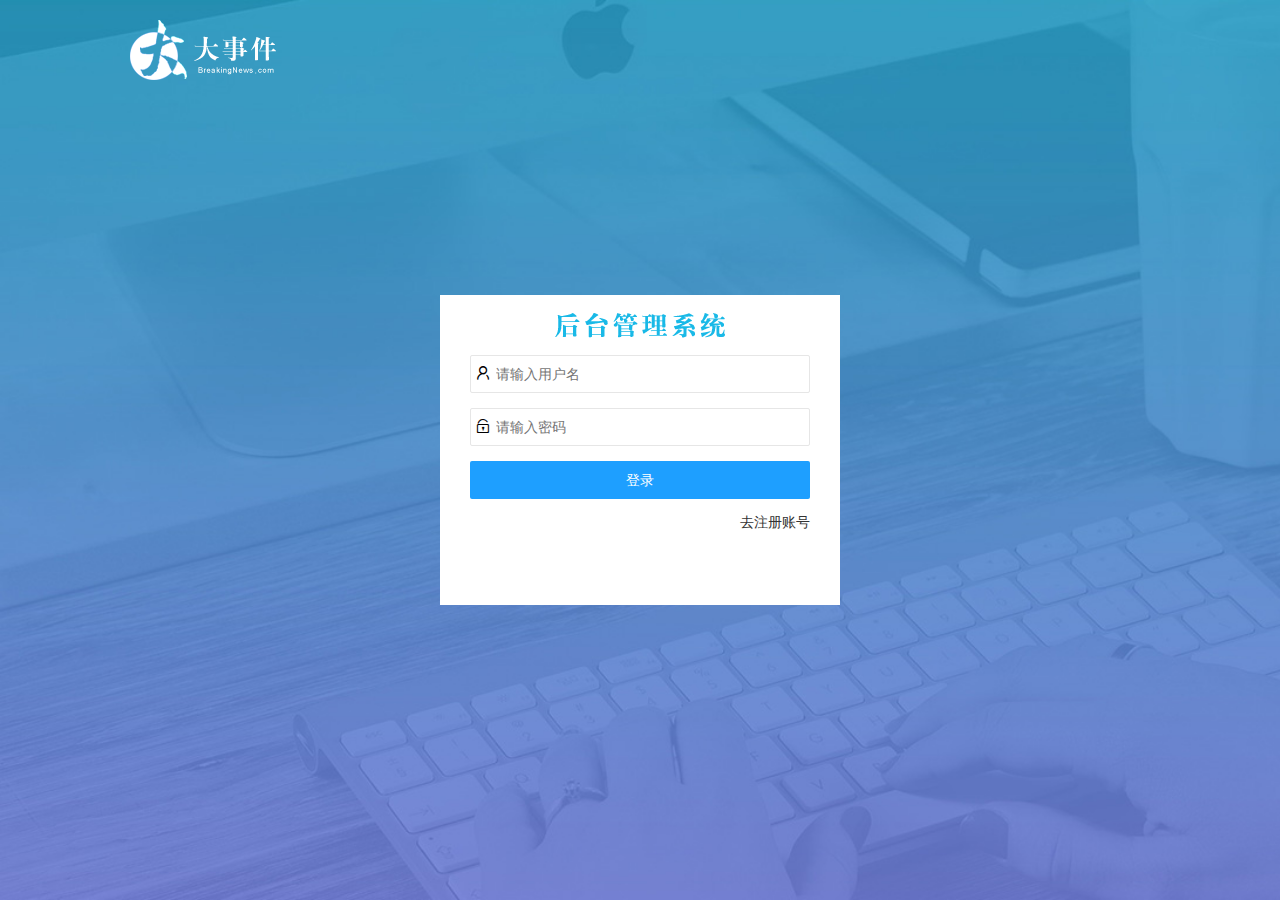
<file: index.html>
<!DOCTYPE html>
<html>

<head>
  <meta charset="utf-8">
  <meta name="viewport" content="width=device-width, initial-scale=1, maximum-scale=1">
  <title>117 首页</title>
  <link rel="stylesheet" href="./assets/lib/layui/css/layui.css">
  <link rel="stylesheet" href="./index/index.css">
</head>

<body class="layui-layout-body">
  <div class="layui-layout layui-layout-admin">
    <!-- 头部区域 -->
    <div class="layui-header">
      <!-- 左侧：图片 -->
      <div class="layui-logo">
        <img src="./assets/images/logo.png" alt="">
      </div>
      <!-- 右侧：个人菜单 -->
      <ul class="layui-nav layui-layout-right">
        <li class="layui-nav-item">
          <a href="javascript:;" class="userinfo">
            <span class="avatar">L</span>
            <img src="http://t.cn/RCzsdCq" class="layui-nav-img"> 个人中心
          </a>

          <dl class="layui-nav-child">
            <dd><a href="./user/userInfo/userInfo.html">基本资料</a></dd>
            <dd><a href="./user/avatar/avatar.html">更换头像</a></dd>
            <dd><a href="./user/repwd/repwd.html">重置密码</a></dd>
          </dl>

        </li>

        <li class="layui-nav-item">
          <a href="javascript:;" id="logout">
            <i class="layui-icon layui-icon-logout"></i>退出
          </a>
        </li>

      </ul>
    </div>


    <div class="layui-side layui-bg-black">
      <div class="layui-side-scroll">
        <!-- 左侧：顶部欢迎词 -->
        <div class="userinfo">
          <span class="avatar">L</span>
          <img src="http://t.cn/RCzsdCq" class="layui-nav-img"> 欢迎你
          <span class="username">张大爷</span>
        </div>

        <!-- 左侧：导航区-->
        <ul class="layui-nav layui-nav-tree" lay-filter="test" lay-shrink="all">
          <!-- ***************************************************首页 -->
          <li class="layui-nav-item layui-this">
            <a href="./home/home.html" target="fm">
              <i class="layui-icon layui-icon-home"></i>可视数据
            </a>
          </li>


          <!-- ***************************************************文章管理 -->
          <li class="layui-nav-item">

            <a class="" href="javascript:;">
              <i class="layui-icon layui-icon-form"></i>文章管理
            </a>

            <dl class="layui-nav-child">
              <dd>
                <a href="./article/category/category.html" target="fm">
                  <i class="layui-icon layui-icon-app"></i>类别管理
                </a>
              </dd>


              <dd id="wzlist">
                <a href="./article/list/list.html" target="fm">
                  <i class="layui-icon layui-icon-app"></i>文章列表
                </a>
              </dd>


              <dd>
                <a href="./article/publisher/publisher.html" target="fm">
                  <i class="layui-icon layui-icon-app"></i>发表文章
                </a>
              </dd>
            </dl>
          </li>

          <!-- *****************************************************个人中心 -->
          <li class="layui-nav-item">


            <a href="javascript:;">
              <i class="layui-icon layui-icon-user"></i>个人中心
            </a>


            <dl class="layui-nav-child">

              <dd>
                <a href="./user/userInfo/userInfo.html" target="fm">
                  <i class="layui-icon layui-icon-app"></i>基本资料
                </a>
              </dd>

              <dd>
                <a href="./user/repwd/repwd.html" target="fm">
                  <i class="layui-icon layui-icon-app"></i> 重置密码
                </a>
              </dd>

              <dd>
                <a href="./user/avatar/avatar.html" target="fm">
                  <i class="layui-icon layui-icon-app"></i>更换头像
                </a>
              </dd>
            </dl>



          </li>


        </ul>
      </div>
    </div>

    <div class="layui-body">
      <!-- 内容主体区域 -->
      <!-- <div style="padding: 15px;">内容主体区域</div> -->
      <iframe src="./home/home.html" name="fm" frameborder="0"></iframe>
    </div>

    <div class="layui-footer">
      <!-- 底部固定区域 -->
      © layui.com - 底部固定区域
    </div>
  </div>

</body>
<script src="./assets/lib/layui/layui.all.js"></script>
<script src="./assets/lib/jquery.js"></script>
<script src="./common.js"></script>
<script src="./index/index.js"></script>

</html>
</file>
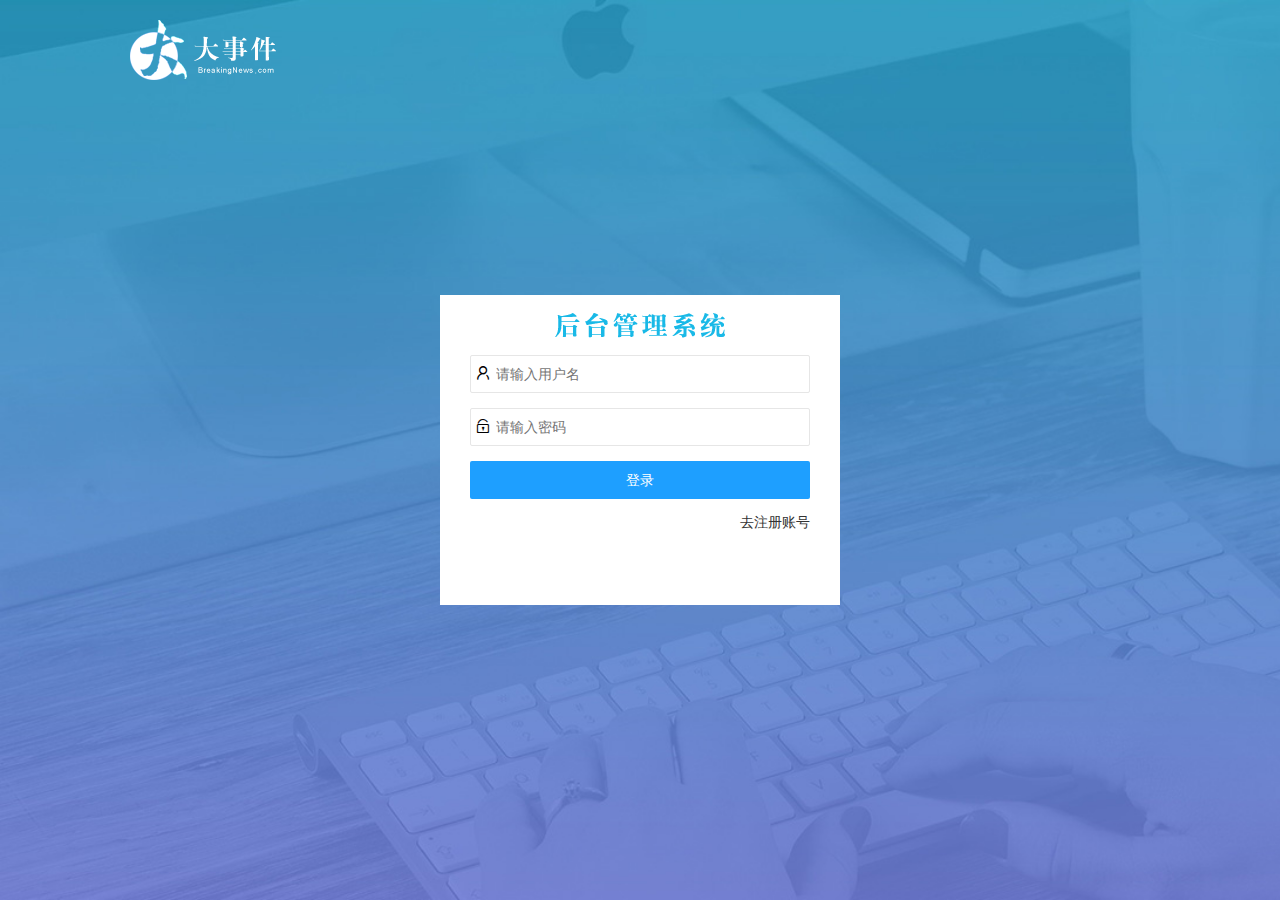
<file: login.html>
<!DOCTYPE html>
<html lang="en">

<head>
  <meta charset="UTF-8">
  <meta name="viewport" content="width=device-width, initial-scale=1.0">
  <title>117-login登录</title>
  <!-- 无论是css还是js，都需要先加载别人的css和js，最后加载自己的css和自己的js -->

  <!-- 加载css文件 -->
  <link rel="stylesheet" href="./assets/lib/layui/css/layui.css">
  <link rel="stylesheet" href="./login/login.css">


</head>

<body>
  <!-- logo -->
  <div id="logo">
    <img src="./assets/images/logo.png" />
  </div>


  <!-- 登录的盒子 start -->
  <div id="login">
    <!-- 盒子的标题 -->
    <div class="title"></div>
    <!-- 登录的表单 -->
    <form action="" class="layui-form">
      <!-- 第一行：用户名 -->
      <div class="layui-form-item">
        <i class="layui-icon layui-icon-username"></i>
        <input type="text" name="username" required lay-verify="required" placeholder="请输入用户名" autocomplete="off" class="layui-input">
      </div>
      <!-- 第二行：密码 -->
      <div class="layui-form-item">
        <i class="layui-icon layui-icon-password"></i>
        <input type="password" name="password" required lay-verify="required" placeholder="请输入密码" autocomplete="off" class="layui-input">
      </div>
      <!-- 第三行：按钮 -->
      <div class="layui-form-item">
        <button class="layui-btn layui-btn-fluid layui-bg-blue" lay-submit lay-filter="formDemo">登录</button>
      </div>
      <!-- 第四行：去注册账号 -->
      <div class="layui-form-item">
        <a href="javascript:;" id="goto-register">去注册账号</a>
      </div>
    </form>
  </div>



  <!-- 注册的盒子 start -->
  <div id="register">
    <!-- 盒子的标题 -->
    <div class="title"></div>

    <!-- 登录的表单 -->
    <form action="" class="layui-form">
      <!-- 第一行：用户名 -->
      <div class="layui-form-item">
        <i class="layui-icon layui-icon-username"></i>
        <input type="text" name="username" required lay-verify="required" placeholder="请输入用户名" autocomplete="off" class="layui-input">
      </div>


      <!-- 第二行：密码 -->
      <div class="layui-form-item">
        <i class="layui-icon layui-icon-password"></i>
        <input type="password" name="password" required lay-verify="required|changdu" placeholder="请输入密码" autocomplete="off" class="layui-input pwd">
      </div>


      <!-- 第三行：重复密码 -->
      <div class="layui-form-item">
        <i class="layui-icon layui-icon-password"></i>
        <input type="password" required lay-verify="required|changdu|same" placeholder="请再次输入密码" autocomplete="off" class="layui-input">
      </div>


      <!-- 第四行：按钮 -->
      <div class="layui-form-item">
        <button class="layui-btn layui-btn-fluid layui-bg-blue" lay-submit lay-filter="formDemo">注册</button>
      </div>
      <!-- 第无行：有账号，去登录 -->
      <div class="layui-form-item">
        <a href="javascript:;" id="goto-login">已有账号，去登录</a>
      </div>
    </form>
  </div>




</body>

<!-- 加载js文件 -->
<script src="./assets/lib/jquery.js"></script>
<script src="./assets/lib/layui/layui.all.js"></script>
<script src="./common.js"></script>
<script src="./login/login.js"></script>

</html>
</file>
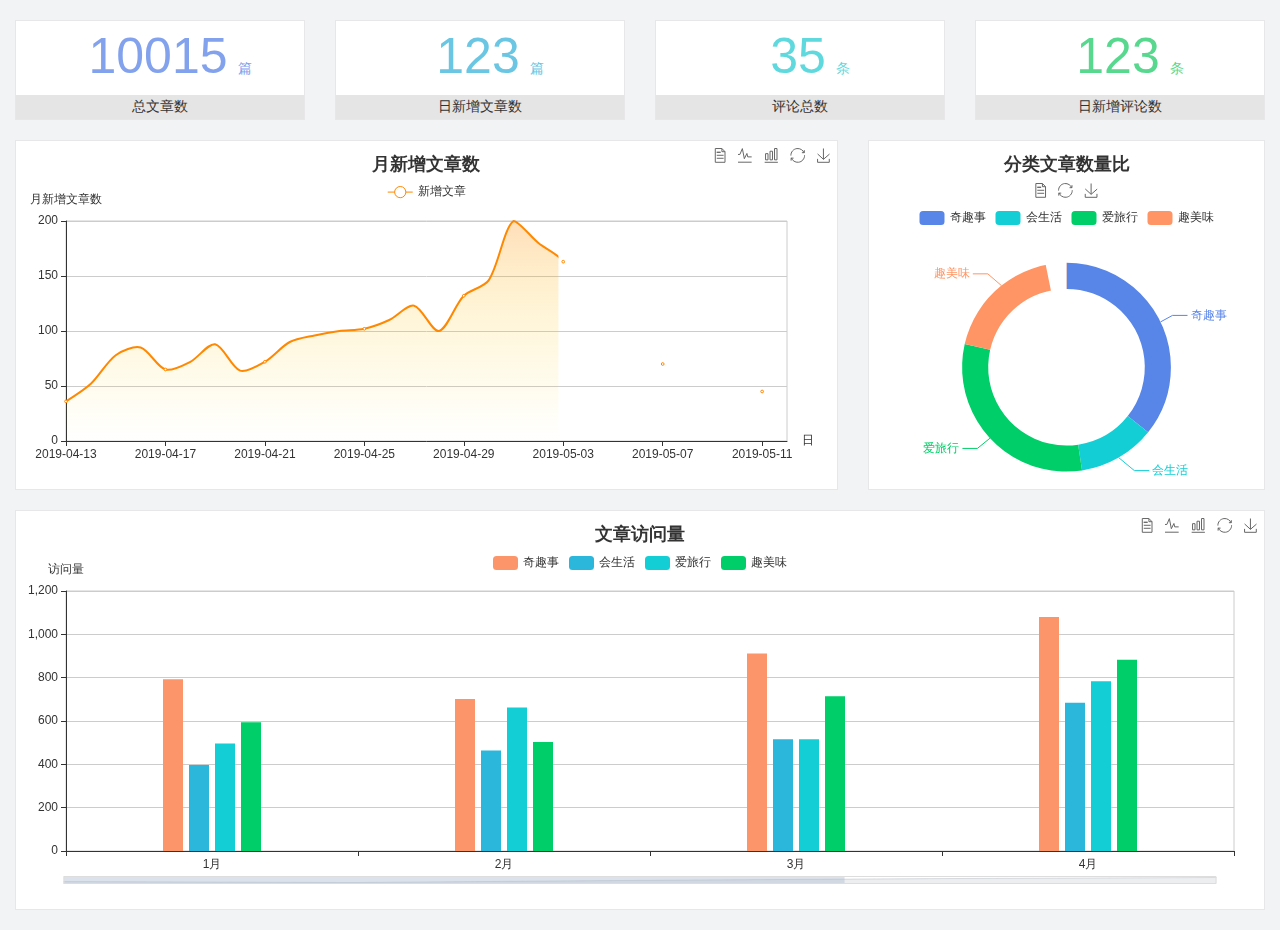
<file: home/home.html>
<!DOCTYPE html>
<html lang="en">

<head>
  <meta charset="UTF-8">
  <meta name="viewport" content="width=device-width, initial-scale=1.0">
  <meta http-equiv="X-UA-Compatible" content="ie=edge">
  <title>图表统计</title>
  <link rel="stylesheet" href="../assets/lib/bootstrap.css" />
  <link rel="stylesheet" href="./home.css" />
  <script src="../assets/lib/jquery.js"></script>
  <script type="text/javascript" src="../assets/lib/echarts.min.js"></script>
</head>

<body>
  <div class="container-fluid">
    <div class="row spannel_list">
      <div class="col-sm-3 col-xs-6">
        <div class="spannel">
          <em>10015</em><span>篇</span>
          <b>总文章数</b>
        </div>
      </div>
      <div class="col-sm-3 col-xs-6">
        <div class="spannel scolor01">
          <em>123</em><span>篇</span>
          <b>日新增文章数</b>
        </div>
      </div>
      <div class="col-sm-3 col-xs-6">
        <div class="spannel scolor02">
          <em>35</em><span>条</span>
          <b>评论总数</b>
        </div>
      </div>
      <div class="col-sm-3 col-xs-6">
        <div class="spannel scolor03">
          <em>123</em><span>条</span>
          <b>日新增评论数</b>
        </div>
      </div>
    </div>
  </div>

  <div class="container-fluid">
    <div class="row curve-pie">
      <div class="col-lg-8 col-md-8">
        <div class="gragh_pannel" id="curve_show"></div>
      </div>
      <div class="col-lg-4 col-md-4">
        <div class="gragh_pannel" id="pie_show"></div>
      </div>
    </div>
  </div>

  <div class="container-fluid">
    <div class="column_pannel" id="column_show"></div>
  </div>

</body>
<script src="./home.js"></script>

</html>
</file>
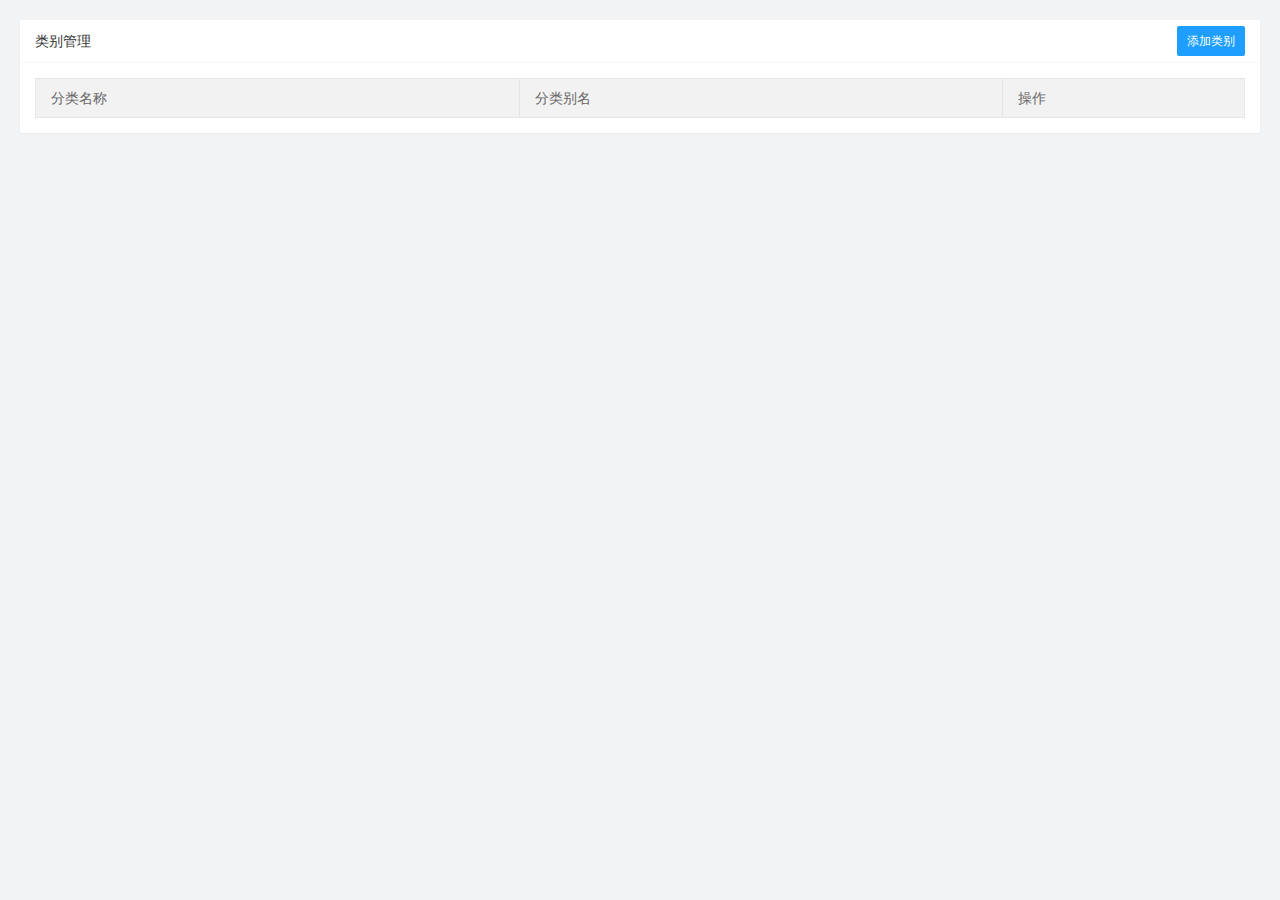
<file: article/category/category.html>
<!DOCTYPE html>
<html lang="en">

<head>
  <meta charset="UTF-8">
  <meta name="viewport" content="width=device-width, initial-scale=1.0">
  <title>Document</title>
  <link rel="stylesheet" href="../../assets/lib/layui/css/layui.css">
  <link rel="stylesheet" href="./category.css">
</head>

<body>

  <div class="layui-card">
    <div class="layui-card-header">
      类别管理
      <button type="button" class="layui-btn layui-btn-normal layui-btn-sm add">添加类别</button>
    </div>

    <div class="layui-card-body">
      <table class="layui-table">

        <!-- 规定列宽 -->
        <colgroup>
          <col width="40%">
          <col width="40%">
          <col>
        </colgroup>

        <thead>
          <tr>
            <th>分类名称</th>
            <th>分类别名</th>
            <th>操作</th>
          </tr>
        </thead>

        <tbody>



        </tbody>


      </table>
    </div>
  </div>
  <script src="../../assets/lib/jquery.js"></script>
  <script src="../../assets/lib/layui/layui.all.js"></script>
  <script src="../../common.js"></script>
  <script src="./category.js"></script>
</body>

</html>
</file>
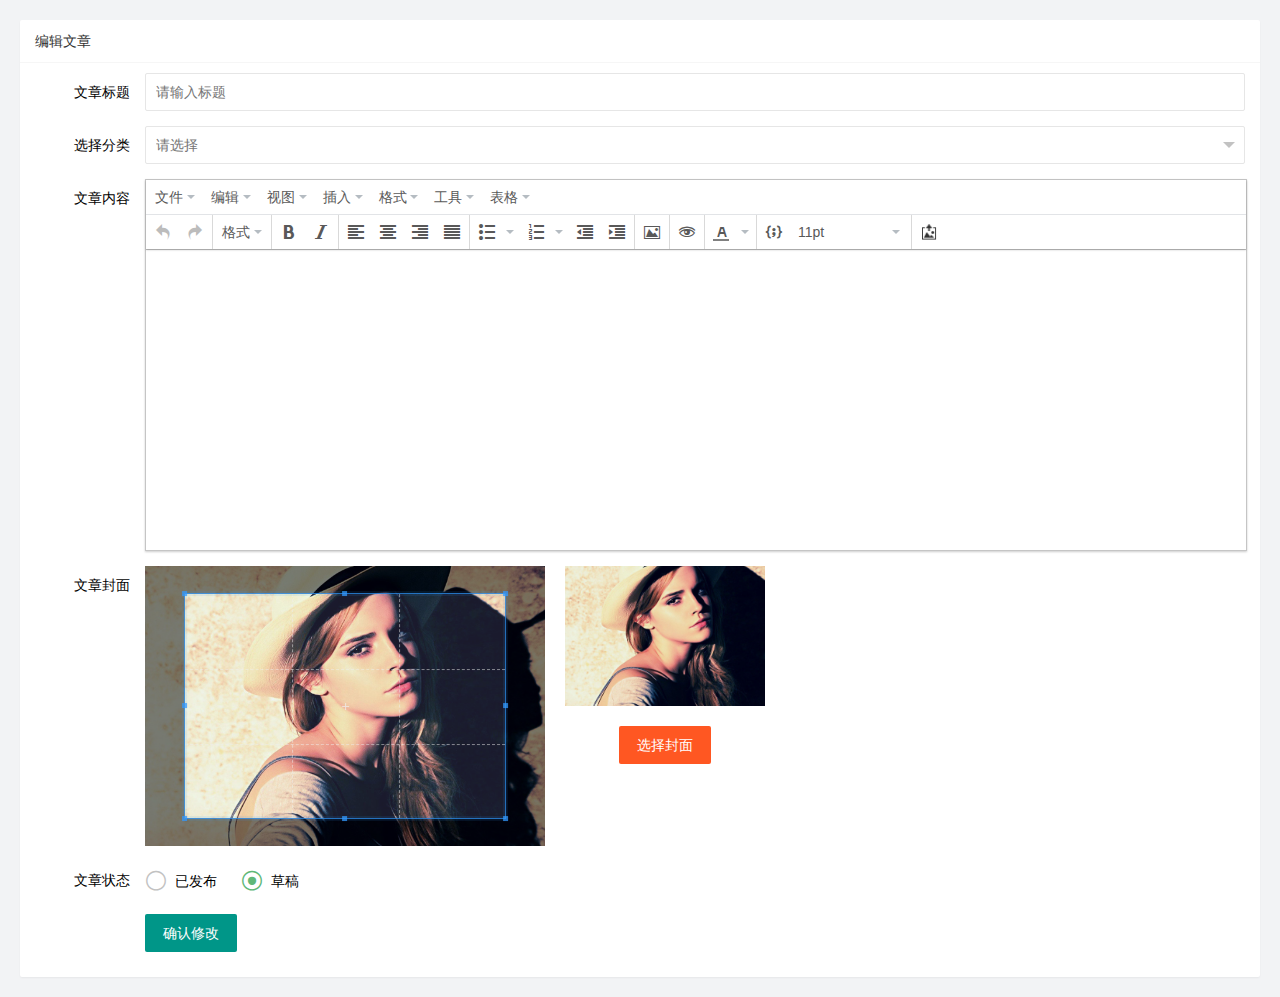
<file: article/edit/edit.html>
<!DOCTYPE html>
<html lang="en">

<head>
  <meta charset="UTF-8">
  <meta name="viewport" content="width=device-width, initial-scale=1.0">
  <title>Document</title>
  <link rel="stylesheet" href="../../assets/lib/layui/css/layui.css">
  <link rel="stylesheet" href="../../assets/lib/cropper/cropper.css" />
  <link rel="stylesheet" href="./edit.css">
</head>

<body>

  <div class="layui-card">
    <div class="layui-card-header">编辑文章</div>
    <div class="layui-card-body">
      <form class="layui-form" action="" lay-filter="edit">


        <!-- 第一项：标题 -->
        <div class="layui-form-item">
          <label class="layui-form-label">文章标题</label>
          <div class="layui-input-block">
            <input type="text" name="title" required lay-verify="required" placeholder="请输入标题" autocomplete="off" class="layui-input">
          </div>
        </div>



        <!-- 第二项：选择分类 -->
        <div class="layui-form-item">
          <label class="layui-form-label">选择分类</label>
          <div class="layui-input-block">
            <select name="cate_id" lay-verify="required">

            </select>
          </div>
        </div>



        <!-- 第三项：内容 -->
        <div class="layui-form-item layui-form-text">
          <label class="layui-form-label">文章内容</label>
          <div class="layui-input-block">
            <textarea name="content" placeholder="请输入内容" class="layui-textarea"></textarea>
          </div>
        </div>



        <!-- 第四项：封面图片 -->
        <div class="layui-form-item">
          <!-- 左侧的 label -->
          <label class="layui-form-label">文章封面</label>
          <!-- 选择封面区域 -->
          <div class="layui-input-block cover-box">
            <!-- 左侧裁剪区域 -->
            <div class="cover-left">
              <img id="image" src="../../assets/images/sample2.jpg" alt="" />
            </div>
            <!-- 右侧预览区域和选择封面区域 -->
            <div class="cover-right">
              <!-- 预览的区域 -->
              <div class="img-preview"></div>
              <input type="file" id="file" style="display: none;">
              <!-- 选择封面按钮 -->
              <button type="button" class="layui-btn layui-btn-danger">选择封面</button>
            </div>
          </div>
        </div>



        <!-- 第五项：状态 -->
        <div class="layui-form-item">
          <label class="layui-form-label">文章状态</label>
          <div class="layui-input-block">
            <input type="radio" name="state" value="已发布" title="已发布">
            <input type="radio" name="state" value="草稿" title="草稿" checked>
          </div>
        </div>


        <!-- 第六项：按钮 -->
        <div class="layui-form-item">
          <div class="layui-input-block">

            <button class="layui-btn" lay-submit lay-filter="formDemo">确认修改</button>
          </div>
        </div>




      </form>
    </div>
  </div>



</body>
<script src="../../assets/lib/layui/layui.all.js"></script>
<script src="../../assets/lib/jquery.js"></script>

<script src="../../assets/lib/tinymce/tinymce.min.js"></script>
<script src="../../assets/lib/tinymce/tinymce_setup.js"></script>

<script src="../../assets/lib/cropper/Cropper.js"></script>
<script src="../../assets/lib/cropper/jquery-cropper.js"></script>

<script src="../../common.js"></script>
<script src="./edit.js"></script>

</html>
</file>
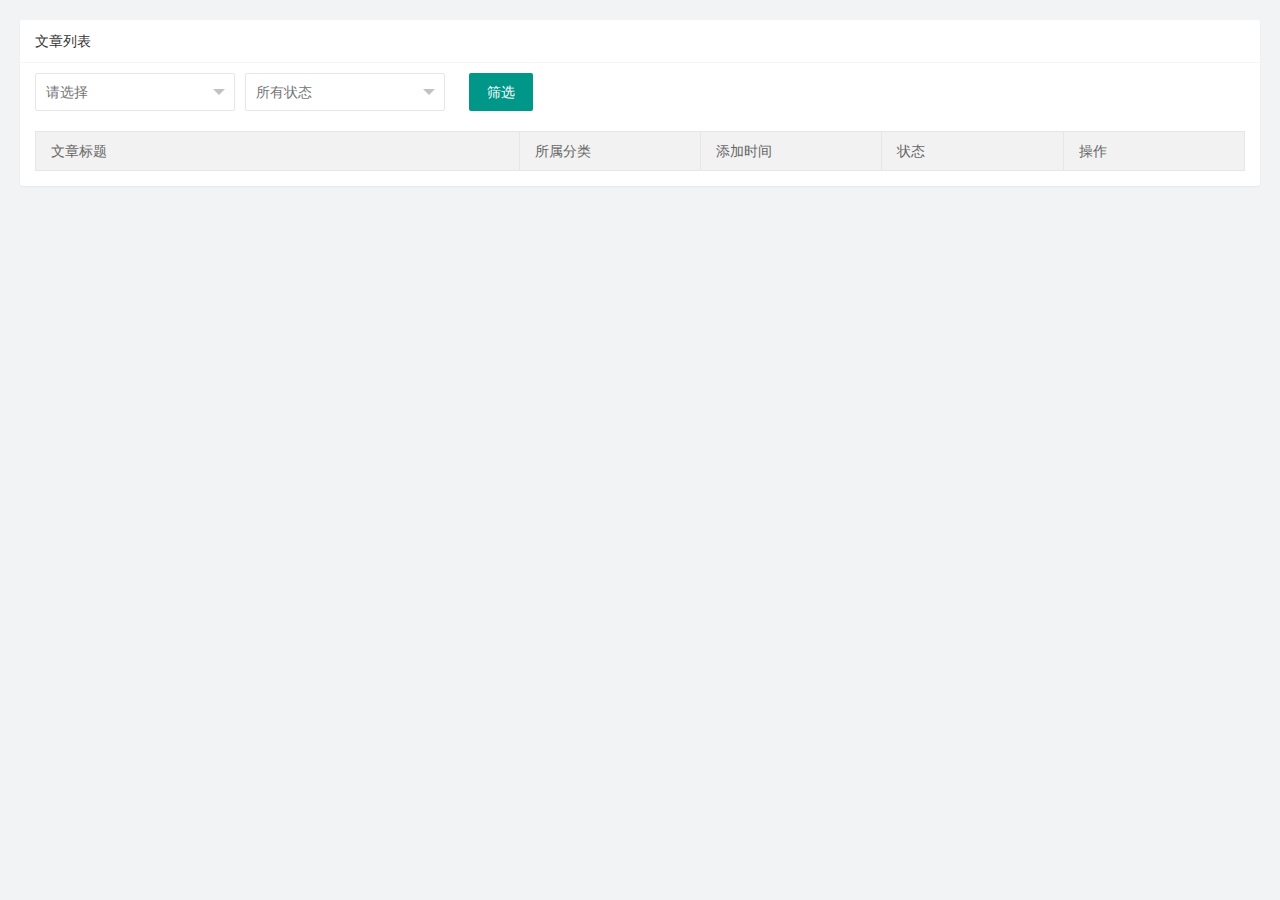
<file: article/list/list.html>
<!DOCTYPE html>
<html lang="en">

<head>
  <meta charset="UTF-8">
  <meta name="viewport" content="width=device-width, initial-scale=1.0">
  <title>Document</title>
  <link rel="stylesheet" href="../../assets/lib/layui/css/layui.css">
  <link rel="stylesheet" href="./list.css">
</head>

<body>

  <div class="layui-card">
    <div class="layui-card-header">文章列表</div>
    <div class="layui-card-body">
      <!-- **************************************表单搜索区 -->
      <form action="" class="layui-form search">
        <div class="layui-form-item">

          <div class="layui-inline">
            <div class="layui-input-inline" style="width: 200px;">
              <select name="category" lay-verify="">
                                
              </select>
            </div>

            <div class="layui-input-inline" style="width: 200px;">
              <select name="state" lay-verify="">
                <option value="">所有状态</option>
                <option value="已发布">已发布</option>
                <option value="草稿">草稿</option>
              </select>
            </div>


          </div>

          <div class="layui-inline">
            <div class="layui-input-inline" style="width: 100px;">
              <button class="layui-btn" lay-submit lay-filter="formDemo">筛选</button>
            </div>
          </div>

        </div>
      </form>


      <!-- ***************************************表格区 start -->
      <table class="layui-table">
        <colgroup>
          <col width="40%">
          <col width="15%">
          <col width="15%">
          <col width="15%">
          <col>
        </colgroup>
        <thead>
          <tr>
            <th>文章标题</th>
            <th>所属分类</th>
            <th>添加时间</th>
            <th>状态</th>
            <th>操作</th>
          </tr>
        </thead>
        <tbody>

        </tbody>
      </table>


      <!-- ***************************************分页区 start -->
      <div id="page"></div>


    </div>
  </div>


  <script src="../../assets/lib/layui/layui.all.js"></script>
  <script src="../../assets/lib/jquery.js"></script>
  <script src="../../common.js"></script>
  <script src="./list.js"></script>
</body>

</html>
</file>
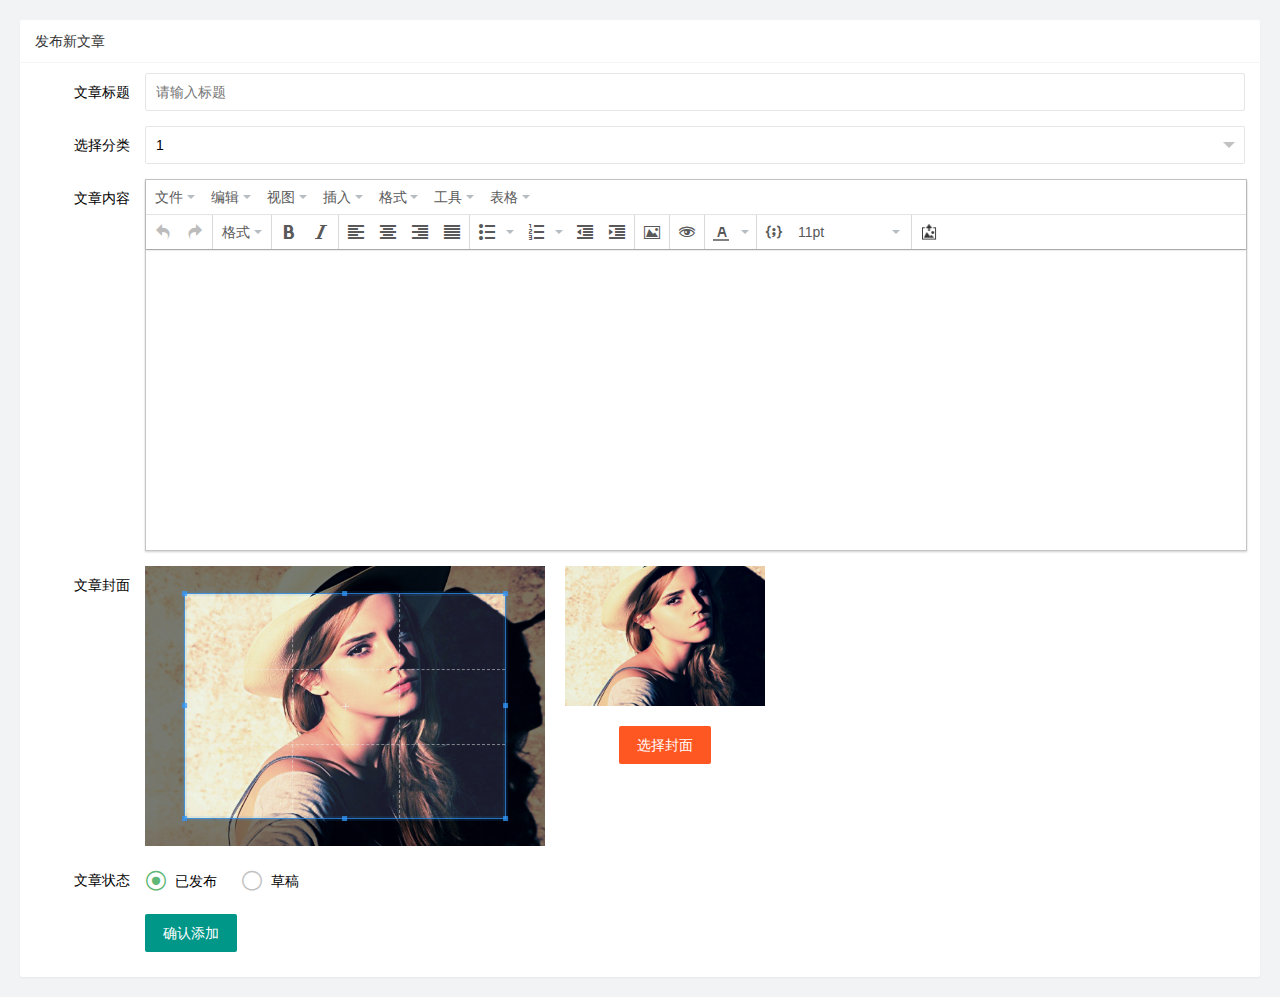
<file: article/publisher/publisher.html>
<!DOCTYPE html>
<html lang="en">

<head>
  <meta charset="UTF-8">
  <meta name="viewport" content="width=device-width, initial-scale=1.0">
  <title>Document</title>
  <link rel="stylesheet" href="../../assets/lib/layui/css/layui.css">
  <link rel="stylesheet" href="../../assets/lib/cropper/cropper.css" />
  <link rel="stylesheet" href="./publisher.css">
</head>

<body>

  <div class="layui-card">
    <div class="layui-card-header">发布新文章</div>
    <div class="layui-card-body">
      <form class="layui-form" action="">
        <!-- 第一项：标题 -->
        <div class="layui-form-item">
          <label class="layui-form-label">文章标题</label>
          <div class="layui-input-block">
            <input type="text" name="title" required lay-verify="required" placeholder="请输入标题" autocomplete="off" class="layui-input">
          </div>
        </div>


        <!-- 第二项：选择分类 -->
        <div class="layui-form-item">
          <label class="layui-form-label">选择分类</label>
          <div class="layui-input-block">
            <select name="cate_id" lay-verify="required">
              <option value="1">1</option>
              <option value="2">2</option>
              <option value="3">3</option>
            </select>

          </div>
        </div>


        <!-- 第三项：内容 -->
        <div class="layui-form-item layui-form-text">
          <label class="layui-form-label">文章内容</label>
          <div class="layui-input-block">
            <textarea name="content" placeholder="请输入内容" class="layui-textarea"></textarea>
          </div>
        </div>



        <!-- 第四项：封面图片 -->
        <div class="layui-form-item">
          <!-- 左侧的 label -->
          <label class="layui-form-label">文章封面</label>
          <!-- 选择封面区域 -->
          <div class="layui-input-block cover-box">
            <!-- 左侧裁剪区域 -->
            <div class="cover-left">
              <img id="image" src="../../assets/images/sample2.jpg" alt="" />
            </div>
            <!-- 右侧预览区域和选择封面区域 -->
            <div class="cover-right">
              <!-- 预览的区域 -->
              <div class="img-preview"></div>
              <input type="file" id="file" style="display: none;">
              <!-- 选择封面按钮 -->
              <button type="button" class="layui-btn layui-btn-danger select">选择封面</button>
            </div>
          </div>
        </div>


        <!-- 第五项：状态 -->
        <div class="layui-form-item">
          <label class="layui-form-label">文章状态</label>
          <div class="layui-input-block">
            <input type="radio" name="state" value="已发布" title="已发布" checked>
            <input type="radio" name="state" value="草稿" title="草稿">
          </div>
        </div>



        <!-- 第六项：按钮 -->
        <div class="layui-form-item">
          <div class="layui-input-block">
            <button class="layui-btn" lay-submit lay-filter="formDemo">确认添加</button>
          </div>
        </div>



      </form>
    </div>
  </div>


</body>
<!-- jq  layui -->
<script src="../../assets/lib/layui/layui.all.js"></script>
<script src="../../assets/lib/jquery.js"></script>


<!-- 富文本编辑器插件 -->
<script src="../../assets/lib/tinymce/tinymce.min.js"></script>
<!-- 初始化JS，按到应该写在自己的js内部，单独分出来 -->
<script src="../../assets/lib/tinymce/tinymce_setup.js"></script>


<!-- 裁剪 -->
<script src="../../assets/lib/cropper/Cropper.js"></script>
<script src="../../assets/lib/cropper/jquery-cropper.js"></script>

<!-- common -->
<script src="../../common.js"></script>
<script src="./publisher.js"></script>

</html>
</file>
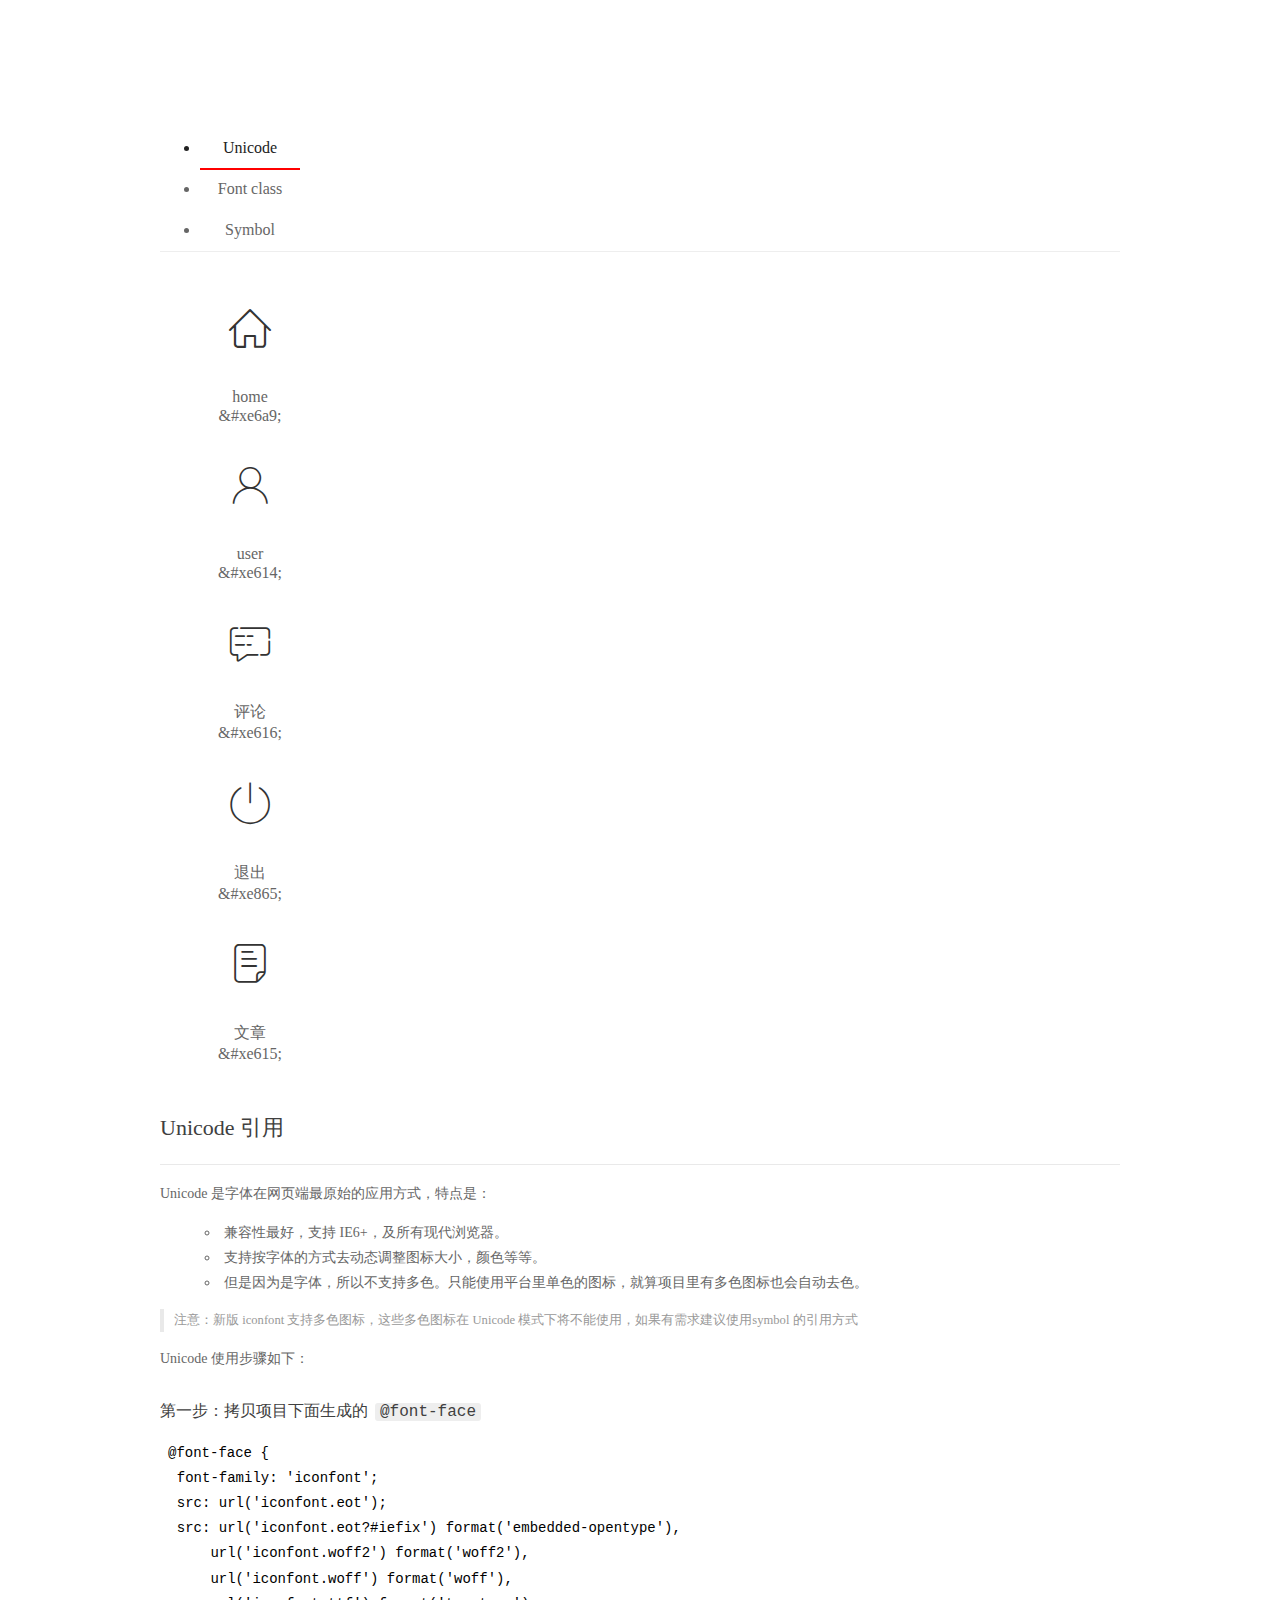
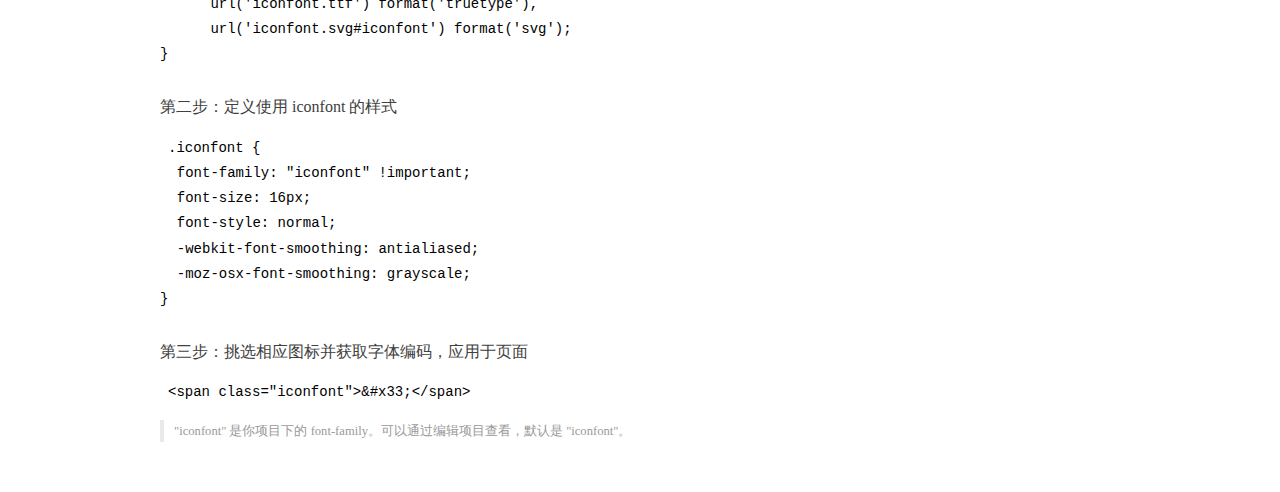
<file: assets/fonts/demo_index.html>
<!DOCTYPE html>
<html>
<head>
  <meta charset="utf-8"/>
  <title>IconFont Demo</title>
  <link rel="shortcut icon" href="https://gtms04.alicdn.com/tps/i4/TB1_oz6GVXXXXaFXpXXJDFnIXXX-64-64.ico" type="image/x-icon"/>
  <link rel="stylesheet" href="https://g.alicdn.com/thx/cube/1.3.2/cube.min.css">
  <link rel="stylesheet" href="demo.css">
  <link rel="stylesheet" href="iconfont.css">
  <script src="iconfont.js"></script>
  <!-- jQuery -->
  <script src="https://a1.alicdn.com/oss/uploads/2018/12/26/7bfddb60-08e8-11e9-9b04-53e73bb6408b.js"></script>
  <!-- 代码高亮 -->
  <script src="https://a1.alicdn.com/oss/uploads/2018/12/26/a3f714d0-08e6-11e9-8a15-ebf944d7534c.js"></script>
</head>
<body>
  <div class="main">
    <h1 class="logo"><a href="https://www.iconfont.cn/" title="iconfont 首页" target="_blank">&#xe86b;</a></h1>
    <div class="nav-tabs">
      <ul id="tabs" class="dib-box">
        <li class="dib active"><span>Unicode</span></li>
        <li class="dib"><span>Font class</span></li>
        <li class="dib"><span>Symbol</span></li>
      </ul>
      
    </div>
    <div class="tab-container">
      <div class="content unicode" style="display: block;">
          <ul class="icon_lists dib-box">
          
            <li class="dib">
              <span class="icon iconfont">&#xe6a9;</span>
                <div class="name">home</div>
                <div class="code-name">&amp;#xe6a9;</div>
              </li>
          
            <li class="dib">
              <span class="icon iconfont">&#xe614;</span>
                <div class="name">user</div>
                <div class="code-name">&amp;#xe614;</div>
              </li>
          
            <li class="dib">
              <span class="icon iconfont">&#xe616;</span>
                <div class="name">评论</div>
                <div class="code-name">&amp;#xe616;</div>
              </li>
          
            <li class="dib">
              <span class="icon iconfont">&#xe865;</span>
                <div class="name">退出</div>
                <div class="code-name">&amp;#xe865;</div>
              </li>
          
            <li class="dib">
              <span class="icon iconfont">&#xe615;</span>
                <div class="name">文章</div>
                <div class="code-name">&amp;#xe615;</div>
              </li>
          
          </ul>
          <div class="article markdown">
          <h2 id="unicode-">Unicode 引用</h2>
          <hr>

          <p>Unicode 是字体在网页端最原始的应用方式，特点是：</p>
          <ul>
            <li>兼容性最好，支持 IE6+，及所有现代浏览器。</li>
            <li>支持按字体的方式去动态调整图标大小，颜色等等。</li>
            <li>但是因为是字体，所以不支持多色。只能使用平台里单色的图标，就算项目里有多色图标也会自动去色。</li>
          </ul>
          <blockquote>
            <p>注意：新版 iconfont 支持多色图标，这些多色图标在 Unicode 模式下将不能使用，如果有需求建议使用symbol 的引用方式</p>
          </blockquote>
          <p>Unicode 使用步骤如下：</p>
          <h3 id="-font-face">第一步：拷贝项目下面生成的 <code>@font-face</code></h3>
<pre><code class="language-css"
>@font-face {
  font-family: 'iconfont';
  src: url('iconfont.eot');
  src: url('iconfont.eot?#iefix') format('embedded-opentype'),
      url('iconfont.woff2') format('woff2'),
      url('iconfont.woff') format('woff'),
      url('iconfont.ttf') format('truetype'),
      url('iconfont.svg#iconfont') format('svg');
}
</code></pre>
          <h3 id="-iconfont-">第二步：定义使用 iconfont 的样式</h3>
<pre><code class="language-css"
>.iconfont {
  font-family: "iconfont" !important;
  font-size: 16px;
  font-style: normal;
  -webkit-font-smoothing: antialiased;
  -moz-osx-font-smoothing: grayscale;
}
</code></pre>
          <h3 id="-">第三步：挑选相应图标并获取字体编码，应用于页面</h3>
<pre>
<code class="language-html"
>&lt;span class="iconfont"&gt;&amp;#x33;&lt;/span&gt;
</code></pre>
          <blockquote>
            <p>"iconfont" 是你项目下的 font-family。可以通过编辑项目查看，默认是 "iconfont"。</p>
          </blockquote>
          </div>
      </div>
      <div class="content font-class">
        <ul class="icon_lists dib-box">
          
          <li class="dib">
            <span class="icon iconfont icon-home"></span>
            <div class="name">
              home
            </div>
            <div class="code-name">.icon-home
            </div>
          </li>
          
          <li class="dib">
            <span class="icon iconfont icon-user"></span>
            <div class="name">
              user
            </div>
            <div class="code-name">.icon-user
            </div>
          </li>
          
          <li class="dib">
            <span class="icon iconfont icon-pinglun"></span>
            <div class="name">
              评论
            </div>
            <div class="code-name">.icon-pinglun
            </div>
          </li>
          
          <li class="dib">
            <span class="icon iconfont icon-tuichu"></span>
            <div class="name">
              退出
            </div>
            <div class="code-name">.icon-tuichu
            </div>
          </li>
          
          <li class="dib">
            <span class="icon iconfont icon-16"></span>
            <div class="name">
              文章
            </div>
            <div class="code-name">.icon-16
            </div>
          </li>
          
        </ul>
        <div class="article markdown">
        <h2 id="font-class-">font-class 引用</h2>
        <hr>

        <p>font-class 是 Unicode 使用方式的一种变种，主要是解决 Unicode 书写不直观，语意不明确的问题。</p>
        <p>与 Unicode 使用方式相比，具有如下特点：</p>
        <ul>
          <li>兼容性良好，支持 IE8+，及所有现代浏览器。</li>
          <li>相比于 Unicode 语意明确，书写更直观。可以很容易分辨这个 icon 是什么。</li>
          <li>因为使用 class 来定义图标，所以当要替换图标时，只需要修改 class 里面的 Unicode 引用。</li>
          <li>不过因为本质上还是使用的字体，所以多色图标还是不支持的。</li>
        </ul>
        <p>使用步骤如下：</p>
        <h3 id="-fontclass-">第一步：引入项目下面生成的 fontclass 代码：</h3>
<pre><code class="language-html">&lt;link rel="stylesheet" href="./iconfont.css"&gt;
</code></pre>
        <h3 id="-">第二步：挑选相应图标并获取类名，应用于页面：</h3>
<pre><code class="language-html">&lt;span class="iconfont icon-xxx"&gt;&lt;/span&gt;
</code></pre>
        <blockquote>
          <p>"
            iconfont" 是你项目下的 font-family。可以通过编辑项目查看，默认是 "iconfont"。</p>
        </blockquote>
      </div>
      </div>
      <div class="content symbol">
          <ul class="icon_lists dib-box">
          
            <li class="dib">
                <svg class="icon svg-icon" aria-hidden="true">
                  <use xlink:href="#icon-home"></use>
                </svg>
                <div class="name">home</div>
                <div class="code-name">#icon-home</div>
            </li>
          
            <li class="dib">
                <svg class="icon svg-icon" aria-hidden="true">
                  <use xlink:href="#icon-user"></use>
                </svg>
                <div class="name">user</div>
                <div class="code-name">#icon-user</div>
            </li>
          
            <li class="dib">
                <svg class="icon svg-icon" aria-hidden="true">
                  <use xlink:href="#icon-pinglun"></use>
                </svg>
                <div class="name">评论</div>
                <div class="code-name">#icon-pinglun</div>
            </li>
          
            <li class="dib">
                <svg class="icon svg-icon" aria-hidden="true">
                  <use xlink:href="#icon-tuichu"></use>
                </svg>
                <div class="name">退出</div>
                <div class="code-name">#icon-tuichu</div>
            </li>
          
            <li class="dib">
                <svg class="icon svg-icon" aria-hidden="true">
                  <use xlink:href="#icon-16"></use>
                </svg>
                <div class="name">文章</div>
                <div class="code-name">#icon-16</div>
            </li>
          
          </ul>
          <div class="article markdown">
          <h2 id="symbol-">Symbol 引用</h2>
          <hr>

          <p>这是一种全新的使用方式，应该说这才是未来的主流，也是平台目前推荐的用法。相关介绍可以参考这篇<a href="">文章</a>
            这种用法其实是做了一个 SVG 的集合，与另外两种相比具有如下特点：</p>
          <ul>
            <li>支持多色图标了，不再受单色限制。</li>
            <li>通过一些技巧，支持像字体那样，通过 <code>font-size</code>, <code>color</code> 来调整样式。</li>
            <li>兼容性较差，支持 IE9+，及现代浏览器。</li>
            <li>浏览器渲染 SVG 的性能一般，还不如 png。</li>
          </ul>
          <p>使用步骤如下：</p>
          <h3 id="-symbol-">第一步：引入项目下面生成的 symbol 代码：</h3>
<pre><code class="language-html">&lt;script src="./iconfont.js"&gt;&lt;/script&gt;
</code></pre>
          <h3 id="-css-">第二步：加入通用 CSS 代码（引入一次就行）：</h3>
<pre><code class="language-html">&lt;style&gt;
.icon {
  width: 1em;
  height: 1em;
  vertical-align: -0.15em;
  fill: currentColor;
  overflow: hidden;
}
&lt;/style&gt;
</code></pre>
          <h3 id="-">第三步：挑选相应图标并获取类名，应用于页面：</h3>
<pre><code class="language-html">&lt;svg class="icon" aria-hidden="true"&gt;
  &lt;use xlink:href="#icon-xxx"&gt;&lt;/use&gt;
&lt;/svg&gt;
</code></pre>
          </div>
      </div>

    </div>
  </div>
  <script>
  $(document).ready(function () {
      $('.tab-container .content:first').show()

      $('#tabs li').click(function (e) {
        var tabContent = $('.tab-container .content')
        var index = $(this).index()

        if ($(this).hasClass('active')) {
          return
        } else {
          $('#tabs li').removeClass('active')
          $(this).addClass('active')

          tabContent.hide().eq(index).fadeIn()
        }
      })
    })
  </script>
</body>
</html>
</file>
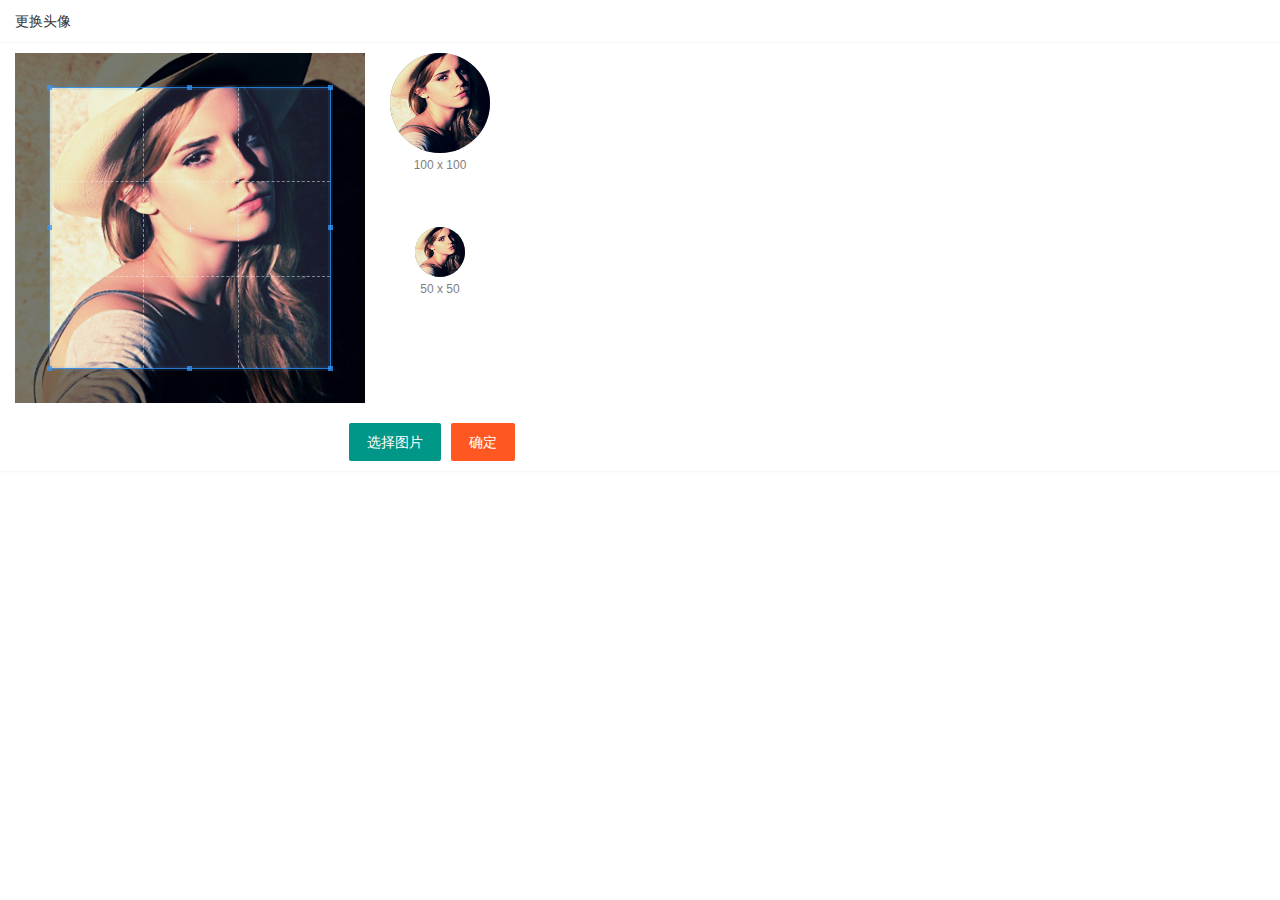
<file: user/avatar/avatar.html>
<!DOCTYPE html>
<html lang="en">

<head>
  <meta charset="UTF-8">
  <meta name="viewport" content="width=device-width, initial-scale=1.0">
  <title>Document</title>
  <link rel="stylesheet" href="../../assets/lib/layui/css/layui.css">
  <link rel="stylesheet" href="../../assets/lib/cropper/cropper.css">
  <link rel="stylesheet" href="./avatar.css">
</head>

<body>

  <div class="layui-card">
    <div class="layui-card-header">更换头像</div>
    <div class="layui-card-body">
      <!-- 第一行的图片裁剪和预览区域 -->
      <div class="row1">
        <!-- 图片裁剪区域 -->


        <div class="cropper-box">
          <!-- 这个 img 标签很重要，将来会把它初始化为裁剪区域 -->
          <img id="image" src="../../assets/images/sample.jpg" />
        </div>




        <!-- 图片的预览区域 -->
        <div class="preview-box">
          <div>
            <!-- 宽高为 100px 的预览区域 -->
            <div class="img-preview w100"></div>
            <p class="size">100 x 100</p>
          </div>
          <div>
            <!-- 宽高为 50px 的预览区域 -->
            <div class="img-preview w50"></div>
            <p class="size">50 x 50</p>
          </div>
        </div>
      </div>

      <!-- 第二行的按钮区域 -->
      <div class="row2">
        <input type="file" id="file" style="display: none;">
        <button type="button" class="layui-btn select">选择图片</button>
        <button type="button" class="layui-btn layui-btn-danger sure">确定</button>
      </div>
    </div>
  </div>


</body>
<!-- JQ -->
<script src="../../assets/lib/jquery.js"></script>

<!-- Cropper -->
<script src="../../assets/lib/cropper/Cropper.js"></script>
<script src="../../assets/lib/cropper/jquery-cropper.js"></script>

<!-- layUI -->
<script src="../../assets/lib/layui/layui.all.js"></script>
<script src="../../common.js"></script>
<script src="./avatar.js"></script>

</html>
</file>
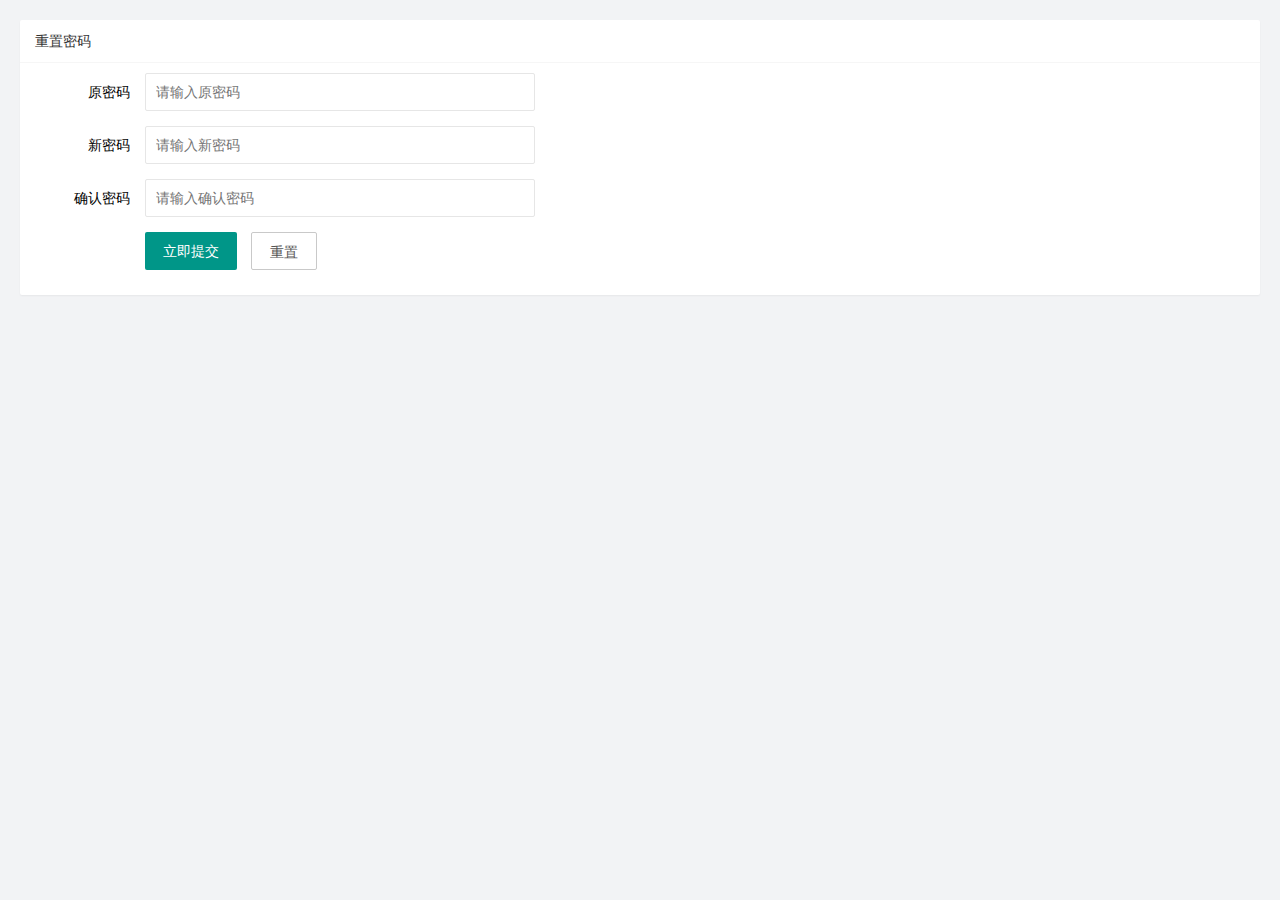
<file: user/repwd/repwd.html>
<!DOCTYPE html>
<html lang="en">

<head>
  <meta charset="UTF-8">
  <meta name="viewport" content="width=device-width, initial-scale=1.0">
  <title>Document</title>
  <link rel="stylesheet" href="../../assets/lib/layui/css/layui.css">
  <link rel="stylesheet" href="./repwd.css">
</head>

<body>

  <div class="layui-card">
    <div class="layui-card-header">重置密码</div>
    <div class="layui-card-body">
      <form class="layui-form" action="">
        <!-- 第一行：原密码 -->
        <div class="layui-form-item">
          <label class="layui-form-label">原密码</label>
          <div class="layui-input-block">
            <input type="password" name="oldPwd" required lay-verify="required" placeholder="请输入原密码" autocomplete="off" class="layui-input oldPwd">
          </div>
        </div>

        <!-- 第二行：新密码 -->
        <div class="layui-form-item">
          <label class="layui-form-label">新密码</label>
          <div class="layui-input-block">
            <input type="password" name="newPwd" required lay-verify="required|changdu|diff" placeholder="请输入新密码" autocomplete="off" class="layui-input newPwd">
          </div>
        </div>

        <!-- 第三行：重复密码 -->
        <div class="layui-form-item">
          <label class="layui-form-label">确认密码</label>
          <div class="layui-input-block">
            <input type="password" required lay-verify="required|changdu|same" placeholder="请输入确认密码" autocomplete="off" class="layui-input rePwd">
          </div>
        </div>

        <!-- 第四行: 按钮 -->
        <div class="layui-form-item">
          <div class="layui-input-block">
            <button class="layui-btn" lay-submit lay-filter="formDemo">立即提交</button>
            <button type="reset" class="layui-btn layui-btn-primary">重置</button>
          </div>
        </div>
      </form>
    </div>
  </div>

</body>

<script src="../../assets/lib/jquery.js"></script>
<script src="../../assets/lib/layui/layui.all.js"></script>
<script src="../../common.js"></script>
<script src="./repwd.js"></script>

</html>
</file>
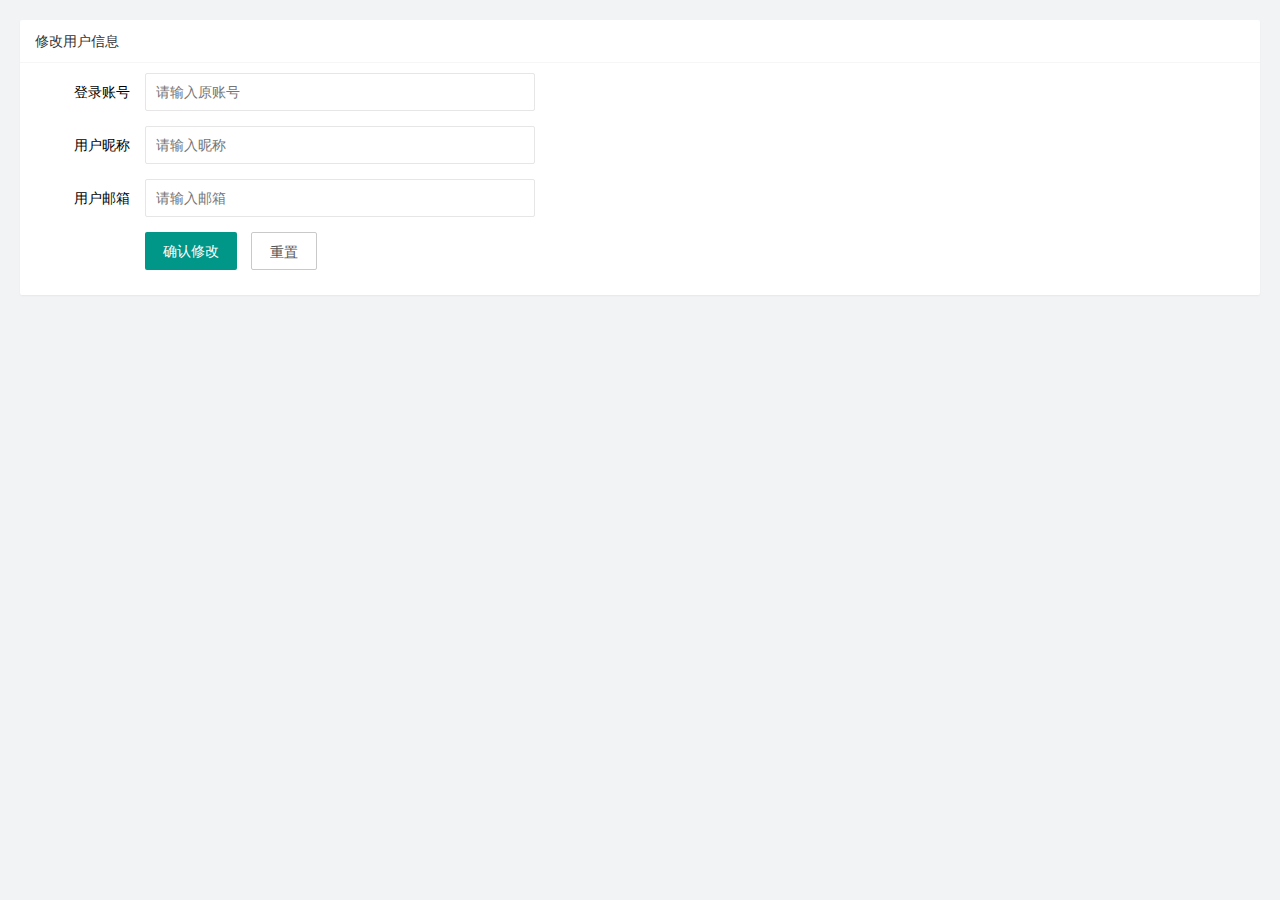
<file: user/userInfo/userInfo.html>
<!DOCTYPE html>
<html lang="en">

<head>
  <meta charset="UTF-8">
  <meta name="viewport" content="width=device-width, initial-scale=1.0">
  <title>Document</title>
  <link rel="stylesheet" href="../../assets/lib/layui/css/layui.css">
  <link rel="stylesheet" href="./userInfo.css">
</head>

<body>

  <div class="layui-card">
    <div class="layui-card-header">修改用户信息</div>
    <div class="layui-card-body">
      <form class="layui-form" action="" lay-filter="user">
        <!-- 第一行：登录账号 -->
        <div class="layui-form-item">
          <label class="layui-form-label">登录账号</label>
          <div class="layui-input-block">
            <input type="text" name="username" disabled required lay-verify="required" placeholder="请输入原账号" autocomplete="off" class="layui-input">
          </div>
        </div>

        <!-- 第二行：用户昵称 -->
        <div class="layui-form-item">
          <label class="layui-form-label">用户昵称</label>
          <div class="layui-input-block">
            <input type="text" name="nickname" required lay-verify="required" placeholder="请输入昵称" autocomplete="off" class="layui-input">
          </div>
        </div>

        <!-- 第三行：用户邮箱 -->
        <div class="layui-form-item">
          <label class="layui-form-label">用户邮箱</label>
          <div class="layui-input-block">
            <input type="text" name="email" required lay-verify="required|email" placeholder="请输入邮箱" autocomplete="off" class="layui-input">
          </div>
        </div>

        <!-- 第四行: 按钮 -->
        <div class="layui-form-item">
          <div class="layui-input-block">
            <input type="hidden" name="id">
            <button class="layui-btn" lay-submit lay-filter="formDemo">确认修改</button>
            <button type="reset" class="layui-btn layui-btn-primary my-reset">重置</button>
          </div>
        </div>
      </form>
    </div>
  </div>

  <script src="../../assets/lib/jquery.js"></script>
  <script src="../../assets/lib/layui/layui.all.js"></script>
  <script src="../../common.js"></script>
  <script src="./userInfo.js"></script>
</body>

</html>
</file>
<file: assets/lib/layui/css/layui.css>
/** layui-v2.5.6 MIT License By https://www.layui.com */
 .layui-inline,img{display:inline-block;vertical-align:middle}h1,h2,h3,h4,h5,h6{font-weight:400}.layui-edge,.layui-header,.layui-inline,.layui-main{position:relative}.layui-body,.layui-edge,.layui-elip{overflow:hidden}.layui-btn,.layui-edge,.layui-inline,img{vertical-align:middle}.layui-btn,.layui-disabled,.layui-icon,.layui-unselect{-moz-user-select:none;-webkit-user-select:none;-ms-user-select:none}.layui-elip,.layui-form-checkbox span,.layui-form-pane .layui-form-label{text-overflow:ellipsis;white-space:nowrap}.layui-breadcrumb,.layui-tree-btnGroup{visibility:hidden}blockquote,body,button,dd,div,dl,dt,form,h1,h2,h3,h4,h5,h6,input,li,ol,p,pre,td,textarea,th,ul{margin:0;padding:0;-webkit-tap-highlight-color:rgba(0,0,0,0)}a:active,a:hover{outline:0}img{border:none}li{list-style:none}table{border-collapse:collapse;border-spacing:0}h4,h5,h6{font-size:100%}button,input,optgroup,option,select,textarea{font-family:inherit;font-size:inherit;font-style:inherit;font-weight:inherit;outline:0}pre{white-space:pre-wrap;white-space:-moz-pre-wrap;white-space:-pre-wrap;white-space:-o-pre-wrap;word-wrap:break-word}body{line-height:24px;font:14px Helvetica Neue,Helvetica,PingFang SC,Tahoma,Arial,sans-serif}hr{height:1px;margin:10px 0;border:0;clear:both}a{color:#333;text-decoration:none}a:hover{color:#777}a cite{font-style:normal;*cursor:pointer}.layui-border-box,.layui-border-box *{box-sizing:border-box}.layui-box,.layui-box *{box-sizing:content-box}.layui-clear{clear:both;*zoom:1}.layui-clear:after{content:'\20';clear:both;*zoom:1;display:block;height:0}.layui-inline{*display:inline;*zoom:1}.layui-edge{display:inline-block;width:0;height:0;border-width:6px;border-style:dashed;border-color:transparent}.layui-edge-top{top:-4px;border-bottom-color:#999;border-bottom-style:solid}.layui-edge-right{border-left-color:#999;border-left-style:solid}.layui-edge-bottom{top:2px;border-top-color:#999;border-top-style:solid}.layui-edge-left{border-right-color:#999;border-right-style:solid}.layui-disabled,.layui-disabled:hover{color:#d2d2d2!important;cursor:not-allowed!important}.layui-circle{border-radius:100%}.layui-show{display:block!important}.layui-hide{display:none!important}@font-face{font-family:layui-icon;src:url(../font/iconfont.eot?v=256);src:url(../font/iconfont.eot?v=256#iefix) format('embedded-opentype'),url(../font/iconfont.woff2?v=256) format('woff2'),url(../font/iconfont.woff?v=256) format('woff'),url(../font/iconfont.ttf?v=256) format('truetype'),url(../font/iconfont.svg?v=256#layui-icon) format('svg')}.layui-icon{font-family:layui-icon!important;font-size:16px;font-style:normal;-webkit-font-smoothing:antialiased;-moz-osx-font-smoothing:grayscale}.layui-icon-reply-fill:before{content:"\e611"}.layui-icon-set-fill:before{content:"\e614"}.layui-icon-menu-fill:before{content:"\e60f"}.layui-icon-search:before{content:"\e615"}.layui-icon-share:before{content:"\e641"}.layui-icon-set-sm:before{content:"\e620"}.layui-icon-engine:before{content:"\e628"}.layui-icon-close:before{content:"\1006"}.layui-icon-close-fill:before{content:"\1007"}.layui-icon-chart-screen:before{content:"\e629"}.layui-icon-star:before{content:"\e600"}.layui-icon-circle-dot:before{content:"\e617"}.layui-icon-chat:before{content:"\e606"}.layui-icon-release:before{content:"\e609"}.layui-icon-list:before{content:"\e60a"}.layui-icon-chart:before{content:"\e62c"}.layui-icon-ok-circle:before{content:"\1005"}.layui-icon-layim-theme:before{content:"\e61b"}.layui-icon-table:before{content:"\e62d"}.layui-icon-right:before{content:"\e602"}.layui-icon-left:before{content:"\e603"}.layui-icon-cart-simple:before{content:"\e698"}.layui-icon-face-cry:before{content:"\e69c"}.layui-icon-face-smile:before{content:"\e6af"}.layui-icon-survey:before{content:"\e6b2"}.layui-icon-tree:before{content:"\e62e"}.layui-icon-ie:before{content:"\e7bb"}.layui-icon-upload-circle:before{content:"\e62f"}.layui-icon-add-circle:before{content:"\e61f"}.layui-icon-download-circle:before{content:"\e601"}.layui-icon-templeate-1:before{content:"\e630"}.layui-icon-util:before{content:"\e631"}.layui-icon-face-surprised:before{content:"\e664"}.layui-icon-edit:before{content:"\e642"}.layui-icon-speaker:before{content:"\e645"}.layui-icon-down:before{content:"\e61a"}.layui-icon-file:before{content:"\e621"}.layui-icon-layouts:before{content:"\e632"}.layui-icon-rate-half:before{content:"\e6c9"}.layui-icon-add-circle-fine:before{content:"\e608"}.layui-icon-prev-circle:before{content:"\e633"}.layui-icon-read:before{content:"\e705"}.layui-icon-404:before{content:"\e61c"}.layui-icon-carousel:before{content:"\e634"}.layui-icon-help:before{content:"\e607"}.layui-icon-code-circle:before{content:"\e635"}.layui-icon-windows:before{content:"\e67f"}.layui-icon-water:before{content:"\e636"}.layui-icon-username:before{content:"\e66f"}.layui-icon-find-fill:before{content:"\e670"}.layui-icon-about:before{content:"\e60b"}.layui-icon-location:before{content:"\e715"}.layui-icon-up:before{content:"\e619"}.layui-icon-pause:before{content:"\e651"}.layui-icon-date:before{content:"\e637"}.layui-icon-layim-uploadfile:before{content:"\e61d"}.layui-icon-delete:before{content:"\e640"}.layui-icon-play:before{content:"\e652"}.layui-icon-top:before{content:"\e604"}.layui-icon-firefox:before{content:"\e686"}.layui-icon-friends:before{content:"\e612"}.layui-icon-refresh-3:before{content:"\e9aa"}.layui-icon-ok:before{content:"\e605"}.layui-icon-layer:before{content:"\e638"}.layui-icon-face-smile-fine:before{content:"\e60c"}.layui-icon-dollar:before{content:"\e659"}.layui-icon-group:before{content:"\e613"}.layui-icon-layim-download:before{content:"\e61e"}.layui-icon-picture-fine:before{content:"\e60d"}.layui-icon-link:before{content:"\e64c"}.layui-icon-diamond:before{content:"\e735"}.layui-icon-log:before{content:"\e60e"}.layui-icon-key:before{content:"\e683"}.layui-icon-rate-solid:before{content:"\e67a"}.layui-icon-fonts-del:before{content:"\e64f"}.layui-icon-unlink:before{content:"\e64d"}.layui-icon-fonts-clear:before{content:"\e639"}.layui-icon-triangle-r:before{content:"\e623"}.layui-icon-circle:before{content:"\e63f"}.layui-icon-radio:before{content:"\e643"}.layui-icon-align-center:before{content:"\e647"}.layui-icon-align-right:before{content:"\e648"}.layui-icon-align-left:before{content:"\e649"}.layui-icon-loading-1:before{content:"\e63e"}.layui-icon-return:before{content:"\e65c"}.layui-icon-fonts-strong:before{content:"\e62b"}.layui-icon-upload:before{content:"\e67c"}.layui-icon-dialogue:before{content:"\e63a"}.layui-icon-video:before{content:"\e6ed"}.layui-icon-headset:before{content:"\e6fc"}.layui-icon-cellphone-fine:before{content:"\e63b"}.layui-icon-add-1:before{content:"\e654"}.layui-icon-face-smile-b:before{content:"\e650"}.layui-icon-fonts-html:before{content:"\e64b"}.layui-icon-screen-full:before{content:"\e622"}.layui-icon-form:before{content:"\e63c"}.layui-icon-cart:before{content:"\e657"}.layui-icon-camera-fill:before{content:"\e65d"}.layui-icon-tabs:before{content:"\e62a"}.layui-icon-heart-fill:before{content:"\e68f"}.layui-icon-fonts-code:before{content:"\e64e"}.layui-icon-ios:before{content:"\e680"}.layui-icon-at:before{content:"\e687"}.layui-icon-fire:before{content:"\e756"}.layui-icon-set:before{content:"\e716"}.layui-icon-fonts-u:before{content:"\e646"}.layui-icon-triangle-d:before{content:"\e625"}.layui-icon-tips:before{content:"\e702"}.layui-icon-picture:before{content:"\e64a"}.layui-icon-more-vertical:before{content:"\e671"}.layui-icon-bluetooth:before{content:"\e689"}.layui-icon-flag:before{content:"\e66c"}.layui-icon-loading:before{content:"\e63d"}.layui-icon-fonts-i:before{content:"\e644"}.layui-icon-refresh-1:before{content:"\e666"}.layui-icon-rmb:before{content:"\e65e"}.layui-icon-addition:before{content:"\e624"}.layui-icon-home:before{content:"\e68e"}.layui-icon-time:before{content:"\e68d"}.layui-icon-user:before{content:"\e770"}.layui-icon-notice:before{content:"\e667"}.layui-icon-chrome:before{content:"\e68a"}.layui-icon-edge:before{content:"\e68b"}.layui-icon-login-weibo:before{content:"\e675"}.layui-icon-voice:before{content:"\e688"}.layui-icon-upload-drag:before{content:"\e681"}.layui-icon-login-qq:before{content:"\e676"}.layui-icon-snowflake:before{content:"\e6b1"}.layui-icon-heart:before{content:"\e68c"}.layui-icon-logout:before{content:"\e682"}.layui-icon-file-b:before{content:"\e655"}.layui-icon-template:before{content:"\e663"}.layui-icon-transfer:before{content:"\e691"}.layui-icon-auz:before{content:"\e672"}.layui-icon-console:before{content:"\e665"}.layui-icon-app:before{content:"\e653"}.layui-icon-prev:before{content:"\e65a"}.layui-icon-website:before{content:"\e7ae"}.layui-icon-next:before{content:"\e65b"}.layui-icon-component:before{content:"\e857"}.layui-icon-android:before{content:"\e684"}.layui-icon-more:before{content:"\e65f"}.layui-icon-login-wechat:before{content:"\e677"}.layui-icon-shrink-right:before{content:"\e668"}.layui-icon-spread-left:before{content:"\e66b"}.layui-icon-camera:before{content:"\e660"}.layui-icon-note:before{content:"\e66e"}.layui-icon-refresh:before{content:"\e669"}.layui-icon-female:before{content:"\e661"}.layui-icon-male:before{content:"\e662"}.layui-icon-screen-restore:before{content:"\e758"}.layui-icon-password:before{content:"\e673"}.layui-icon-senior:before{content:"\e674"}.layui-icon-theme:before{content:"\e66a"}.layui-icon-tread:before{content:"\e6c5"}.layui-icon-praise:before{content:"\e6c6"}.layui-icon-star-fill:before{content:"\e658"}.layui-icon-rate:before{content:"\e67b"}.layui-icon-template-1:before{content:"\e656"}.layui-icon-vercode:before{content:"\e679"}.layui-icon-service:before{content:"\e626"}.layui-icon-cellphone:before{content:"\e678"}.layui-icon-print:before{content:"\e66d"}.layui-icon-cols:before{content:"\e610"}.layui-icon-wifi:before{content:"\e7e0"}.layui-icon-export:before{content:"\e67d"}.layui-icon-rss:before{content:"\e808"}.layui-icon-slider:before{content:"\e714"}.layui-icon-email:before{content:"\e618"}.layui-icon-subtraction:before{content:"\e67e"}.layui-icon-mike:before{content:"\e6dc"}.layui-icon-light:before{content:"\e748"}.layui-icon-gift:before{content:"\e627"}.layui-icon-mute:before{content:"\e685"}.layui-icon-reduce-circle:before{content:"\e616"}.layui-icon-music:before{content:"\e690"}.layui-main{width:1140px;margin:0 auto}.layui-header{z-index:1000;height:60px}.layui-header a:hover{transition:all .5s;-webkit-transition:all .5s}.layui-side{position:fixed;left:0;top:0;bottom:0;z-index:999;width:200px;overflow-x:hidden}.layui-side-scroll{position:relative;width:220px;height:100%;overflow-x:hidden}.layui-body{position:absolute;left:200px;right:0;top:0;bottom:0;z-index:998;width:auto;overflow-y:auto;box-sizing:border-box}.layui-layout-body{overflow:hidden}.layui-layout-admin .layui-header{background-color:#23262E}.layui-layout-admin .layui-side{top:60px;width:200px;overflow-x:hidden}.layui-layout-admin .layui-body{position:fixed;top:60px;bottom:44px}.layui-layout-admin .layui-main{width:auto;margin:0 15px}.layui-layout-admin .layui-footer{position:fixed;left:200px;right:0;bottom:0;height:44px;line-height:44px;padding:0 15px;background-color:#eee}.layui-layout-admin .layui-logo{position:absolute;left:0;top:0;width:200px;height:100%;line-height:60px;text-align:center;color:#009688;font-size:16px}.layui-layout-admin .layui-header .layui-nav{background:0 0}.layui-layout-left{position:absolute!important;left:200px;top:0}.layui-layout-right{position:absolute!important;right:0;top:0}.layui-container{position:relative;margin:0 auto;padding:0 15px;box-sizing:border-box}.layui-fluid{position:relative;margin:0 auto;padding:0 15px}.layui-row:after,.layui-row:before{content:'';display:block;clear:both}.layui-col-lg1,.layui-col-lg10,.layui-col-lg11,.layui-col-lg12,.layui-col-lg2,.layui-col-lg3,.layui-col-lg4,.layui-col-lg5,.layui-col-lg6,.layui-col-lg7,.layui-col-lg8,.layui-col-lg9,.layui-col-md1,.layui-col-md10,.layui-col-md11,.layui-col-md12,.layui-col-md2,.layui-col-md3,.layui-col-md4,.layui-col-md5,.layui-col-md6,.layui-col-md7,.layui-col-md8,.layui-col-md9,.layui-col-sm1,.layui-col-sm10,.layui-col-sm11,.layui-col-sm12,.layui-col-sm2,.layui-col-sm3,.layui-col-sm4,.layui-col-sm5,.layui-col-sm6,.layui-col-sm7,.layui-col-sm8,.layui-col-sm9,.layui-col-xs1,.layui-col-xs10,.layui-col-xs11,.layui-col-xs12,.layui-col-xs2,.layui-col-xs3,.layui-col-xs4,.layui-col-xs5,.layui-col-xs6,.layui-col-xs7,.layui-col-xs8,.layui-col-xs9{position:relative;display:block;box-sizing:border-box}.layui-col-xs1,.layui-col-xs10,.layui-col-xs11,.layui-col-xs12,.layui-col-xs2,.layui-col-xs3,.layui-col-xs4,.layui-col-xs5,.layui-col-xs6,.layui-col-xs7,.layui-col-xs8,.layui-col-xs9{float:left}.layui-col-xs1{width:8.33333333%}.layui-col-xs2{width:16.66666667%}.layui-col-xs3{width:25%}.layui-col-xs4{width:33.33333333%}.layui-col-xs5{width:41.66666667%}.layui-col-xs6{width:50%}.layui-col-xs7{width:58.33333333%}.layui-col-xs8{width:66.66666667%}.layui-col-xs9{width:75%}.layui-col-xs10{width:83.33333333%}.layui-col-xs11{width:91.66666667%}.layui-col-xs12{width:100%}.layui-col-xs-offset1{margin-left:8.33333333%}.layui-col-xs-offset2{margin-left:16.66666667%}.layui-col-xs-offset3{margin-left:25%}.layui-col-xs-offset4{margin-left:33.33333333%}.layui-col-xs-offset5{margin-left:41.66666667%}.layui-col-xs-offset6{margin-left:50%}.layui-col-xs-offset7{margin-left:58.33333333%}.layui-col-xs-offset8{margin-left:66.66666667%}.layui-col-xs-offset9{margin-left:75%}.layui-col-xs-offset10{margin-left:83.33333333%}.layui-col-xs-offset11{margin-left:91.66666667%}.layui-col-xs-offset12{margin-left:100%}@media screen and (max-width:768px){.layui-hide-xs{display:none!important}.layui-show-xs-block{display:block!important}.layui-show-xs-inline{display:inline!important}.layui-show-xs-inline-block{display:inline-block!important}}@media screen and (min-width:768px){.layui-container{width:750px}.layui-hide-sm{display:none!important}.layui-show-sm-block{display:block!important}.layui-show-sm-inline{display:inline!important}.layui-show-sm-inline-block{display:inline-block!important}.layui-col-sm1,.layui-col-sm10,.layui-col-sm11,.layui-col-sm12,.layui-col-sm2,.layui-col-sm3,.layui-col-sm4,.layui-col-sm5,.layui-col-sm6,.layui-col-sm7,.layui-col-sm8,.layui-col-sm9{float:left}.layui-col-sm1{width:8.33333333%}.layui-col-sm2{width:16.66666667%}.layui-col-sm3{width:25%}.layui-col-sm4{width:33.33333333%}.layui-col-sm5{width:41.66666667%}.layui-col-sm6{width:50%}.layui-col-sm7{width:58.33333333%}.layui-col-sm8{width:66.66666667%}.layui-col-sm9{width:75%}.layui-col-sm10{width:83.33333333%}.layui-col-sm11{width:91.66666667%}.layui-col-sm12{width:100%}.layui-col-sm-offset1{margin-left:8.33333333%}.layui-col-sm-offset2{margin-left:16.66666667%}.layui-col-sm-offset3{margin-left:25%}.layui-col-sm-offset4{margin-left:33.33333333%}.layui-col-sm-offset5{margin-left:41.66666667%}.layui-col-sm-offset6{margin-left:50%}.layui-col-sm-offset7{margin-left:58.33333333%}.layui-col-sm-offset8{margin-left:66.66666667%}.layui-col-sm-offset9{margin-left:75%}.layui-col-sm-offset10{margin-left:83.33333333%}.layui-col-sm-offset11{margin-left:91.66666667%}.layui-col-sm-offset12{margin-left:100%}}@media screen and (min-width:992px){.layui-container{width:970px}.layui-hide-md{display:none!important}.layui-show-md-block{display:block!important}.layui-show-md-inline{display:inline!important}.layui-show-md-inline-block{display:inline-block!important}.layui-col-md1,.layui-col-md10,.layui-col-md11,.layui-col-md12,.layui-col-md2,.layui-col-md3,.layui-col-md4,.layui-col-md5,.layui-col-md6,.layui-col-md7,.layui-col-md8,.layui-col-md9{float:left}.layui-col-md1{width:8.33333333%}.layui-col-md2{width:16.66666667%}.layui-col-md3{width:25%}.layui-col-md4{width:33.33333333%}.layui-col-md5{width:41.66666667%}.layui-col-md6{width:50%}.layui-col-md7{width:58.33333333%}.layui-col-md8{width:66.66666667%}.layui-col-md9{width:75%}.layui-col-md10{width:83.33333333%}.layui-col-md11{width:91.66666667%}.layui-col-md12{width:100%}.layui-col-md-offset1{margin-left:8.33333333%}.layui-col-md-offset2{margin-left:16.66666667%}.layui-col-md-offset3{margin-left:25%}.layui-col-md-offset4{margin-left:33.33333333%}.layui-col-md-offset5{margin-left:41.66666667%}.layui-col-md-offset6{margin-left:50%}.layui-col-md-offset7{margin-left:58.33333333%}.layui-col-md-offset8{margin-left:66.66666667%}.layui-col-md-offset9{margin-left:75%}.layui-col-md-offset10{margin-left:83.33333333%}.layui-col-md-offset11{margin-left:91.66666667%}.layui-col-md-offset12{margin-left:100%}}@media screen and (min-width:1200px){.layui-container{width:1170px}.layui-hide-lg{display:none!important}.layui-show-lg-block{display:block!important}.layui-show-lg-inline{display:inline!important}.layui-show-lg-inline-block{display:inline-block!important}.layui-col-lg1,.layui-col-lg10,.layui-col-lg11,.layui-col-lg12,.layui-col-lg2,.layui-col-lg3,.layui-col-lg4,.layui-col-lg5,.layui-col-lg6,.layui-col-lg7,.layui-col-lg8,.layui-col-lg9{float:left}.layui-col-lg1{width:8.33333333%}.layui-col-lg2{width:16.66666667%}.layui-col-lg3{width:25%}.layui-col-lg4{width:33.33333333%}.layui-col-lg5{width:41.66666667%}.layui-col-lg6{width:50%}.layui-col-lg7{width:58.33333333%}.layui-col-lg8{width:66.66666667%}.layui-col-lg9{width:75%}.layui-col-lg10{width:83.33333333%}.layui-col-lg11{width:91.66666667%}.layui-col-lg12{width:100%}.layui-col-lg-offset1{margin-left:8.33333333%}.layui-col-lg-offset2{margin-left:16.66666667%}.layui-col-lg-offset3{margin-left:25%}.layui-col-lg-offset4{margin-left:33.33333333%}.layui-col-lg-offset5{margin-left:41.66666667%}.layui-col-lg-offset6{margin-left:50%}.layui-col-lg-offset7{margin-left:58.33333333%}.layui-col-lg-offset8{margin-left:66.66666667%}.layui-col-lg-offset9{margin-left:75%}.layui-col-lg-offset10{margin-left:83.33333333%}.layui-col-lg-offset11{margin-left:91.66666667%}.layui-col-lg-offset12{margin-left:100%}}.layui-col-space1{margin:-.5px}.layui-col-space1>*{padding:.5px}.layui-col-space2{margin:-1px}.layui-col-space2>*{padding:1px}.layui-col-space4{margin:-2px}.layui-col-space4>*{padding:2px}.layui-col-space5{margin:-2.5px}.layui-col-space5>*{padding:2.5px}.layui-col-space6{margin:-3px}.layui-col-space6>*{padding:3px}.layui-col-space8{margin:-4px}.layui-col-space8>*{padding:4px}.layui-col-space10{margin:-5px}.layui-col-space10>*{padding:5px}.layui-col-space12{margin:-6px}.layui-col-space12>*{padding:6px}.layui-col-space14{margin:-7px}.layui-col-space14>*{padding:7px}.layui-col-space15{margin:-7.5px}.layui-col-space15>*{padding:7.5px}.layui-col-space16{margin:-8px}.layui-col-space16>*{padding:8px}.layui-col-space18{margin:-9px}.layui-col-space18>*{padding:9px}.layui-col-space20{margin:-10px}.layui-col-space20>*{padding:10px}.layui-col-space22{margin:-11px}.layui-col-space22>*{padding:11px}.layui-col-space24{margin:-12px}.layui-col-space24>*{padding:12px}.layui-col-space25{margin:-12.5px}.layui-col-space25>*{padding:12.5px}.layui-col-space26{margin:-13px}.layui-col-space26>*{padding:13px}.layui-col-space28{margin:-14px}.layui-col-space28>*{padding:14px}.layui-col-space30{margin:-15px}.layui-col-space30>*{padding:15px}.layui-btn,.layui-input,.layui-select,.layui-textarea,.layui-upload-button{outline:0;-webkit-appearance:none;transition:all .3s;-webkit-transition:all .3s;box-sizing:border-box}.layui-elem-quote{margin-bottom:10px;padding:15px;line-height:22px;border-left:5px solid #009688;border-radius:0 2px 2px 0;background-color:#f2f2f2}.layui-quote-nm{border-style:solid;border-width:1px 1px 1px 5px;background:0 0}.layui-elem-field{margin-bottom:10px;padding:0;border-width:1px;border-style:solid}.layui-elem-field legend{margin-left:20px;padding:0 10px;font-size:20px;font-weight:300}.layui-field-title{margin:10px 0 20px;border-width:1px 0 0}.layui-field-box{padding:10px 15px}.layui-field-title .layui-field-box{padding:10px 0}.layui-progress{position:relative;height:6px;border-radius:20px;background-color:#e2e2e2}.layui-progress-bar{position:absolute;left:0;top:0;width:0;max-width:100%;height:6px;border-radius:20px;text-align:right;background-color:#5FB878;transition:all .3s;-webkit-transition:all .3s}.layui-progress-big,.layui-progress-big .layui-progress-bar{height:18px;line-height:18px}.layui-progress-text{position:relative;top:-20px;line-height:18px;font-size:12px;color:#666}.layui-progress-big .layui-progress-text{position:static;padding:0 10px;color:#fff}.layui-collapse{border-width:1px;border-style:solid;border-radius:2px}.layui-colla-content,.layui-colla-item{border-top-width:1px;border-top-style:solid}.layui-colla-item:first-child{border-top:none}.layui-colla-title{position:relative;height:42px;line-height:42px;padding:0 15px 0 35px;color:#333;background-color:#f2f2f2;cursor:pointer;font-size:14px;overflow:hidden}.layui-colla-content{display:none;padding:10px 15px;line-height:22px;color:#666}.layui-colla-icon{position:absolute;left:15px;top:0;font-size:14px}.layui-card{margin-bottom:15px;border-radius:2px;background-color:#fff;box-shadow:0 1px 2px 0 rgba(0,0,0,.05)}.layui-card:last-child{margin-bottom:0}.layui-card-header{position:relative;height:42px;line-height:42px;padding:0 15px;border-bottom:1px solid #f6f6f6;color:#333;border-radius:2px 2px 0 0;font-size:14px}.layui-bg-black,.layui-bg-blue,.layui-bg-cyan,.layui-bg-green,.layui-bg-orange,.layui-bg-red{color:#fff!important}.layui-card-body{position:relative;padding:10px 15px;line-height:24px}.layui-card-body[pad15]{padding:15px}.layui-card-body[pad20]{padding:20px}.layui-card-body .layui-table{margin:5px 0}.layui-card .layui-tab{margin:0}.layui-panel-window{position:relative;padding:15px;border-radius:0;border-top:5px solid #E6E6E6;background-color:#fff}.layui-auxiliar-moving{position:fixed;left:0;right:0;top:0;bottom:0;width:100%;height:100%;background:0 0;z-index:9999999999}.layui-form-label,.layui-form-mid,.layui-form-select,.layui-input-block,.layui-input-inline,.layui-textarea{position:relative}.layui-bg-red{background-color:#FF5722!important}.layui-bg-orange{background-color:#FFB800!important}.layui-bg-green{background-color:#009688!important}.layui-bg-cyan{background-color:#2F4056!important}.layui-bg-blue{background-color:#1E9FFF!important}.layui-bg-black{background-color:#393D49!important}.layui-bg-gray{background-color:#eee!important;color:#666!important}.layui-badge-rim,.layui-colla-content,.layui-colla-item,.layui-collapse,.layui-elem-field,.layui-form-pane .layui-form-item[pane],.layui-form-pane .layui-form-label,.layui-input,.layui-layedit,.layui-layedit-tool,.layui-quote-nm,.layui-select,.layui-tab-bar,.layui-tab-card,.layui-tab-title,.layui-tab-title .layui-this:after,.layui-textarea{border-color:#e6e6e6}.layui-timeline-item:before,hr{background-color:#e6e6e6}.layui-text{line-height:22px;font-size:14px;color:#666}.layui-text h1,.layui-text h2,.layui-text h3{font-weight:500;color:#333}.layui-text h1{font-size:30px}.layui-text h2{font-size:24px}.layui-text h3{font-size:18px}.layui-text a:not(.layui-btn){color:#01AAED}.layui-text a:not(.layui-btn):hover{text-decoration:underline}.layui-text ul{padding:5px 0 5px 15px}.layui-text ul li{margin-top:5px;list-style-type:disc}.layui-text em,.layui-word-aux{color:#999!important;padding:0 5px!important}.layui-btn{display:inline-block;height:38px;line-height:38px;padding:0 18px;background-color:#009688;color:#fff;white-space:nowrap;text-align:center;font-size:14px;border:none;border-radius:2px;cursor:pointer}.layui-btn:hover{opacity:.8;filter:alpha(opacity=80);color:#fff}.layui-btn:active{opacity:1;filter:alpha(opacity=100)}.layui-btn+.layui-btn{margin-left:10px}.layui-btn-container{font-size:0}.layui-btn-container .layui-btn{margin-right:10px;margin-bottom:10px}.layui-btn-container .layui-btn+.layui-btn{margin-left:0}.layui-table .layui-btn-container .layui-btn{margin-bottom:9px}.layui-btn-radius{border-radius:100px}.layui-btn .layui-icon{margin-right:3px;font-size:18px;vertical-align:bottom;vertical-align:middle\9}.layui-btn-primary{border:1px solid #C9C9C9;background-color:#fff;color:#555}.layui-btn-primary:hover{border-color:#009688;color:#333}.layui-btn-normal{background-color:#1E9FFF}.layui-btn-warm{background-color:#FFB800}.layui-btn-danger{background-color:#FF5722}.layui-btn-checked{background-color:#5FB878}.layui-btn-disabled,.layui-btn-disabled:active,.layui-btn-disabled:hover{border:1px solid #e6e6e6;background-color:#FBFBFB;color:#C9C9C9;cursor:not-allowed;opacity:1}.layui-btn-lg{height:44px;line-height:44px;padding:0 25px;font-size:16px}.layui-btn-sm{height:30px;line-height:30px;padding:0 10px;font-size:12px}.layui-btn-sm i{font-size:16px!important}.layui-btn-xs{height:22px;line-height:22px;padding:0 5px;font-size:12px}.layui-btn-xs i{font-size:14px!important}.layui-btn-group{display:inline-block;vertical-align:middle;font-size:0}.layui-btn-group .layui-btn{margin-left:0!important;margin-right:0!important;border-left:1px solid rgba(255,255,255,.5);border-radius:0}.layui-btn-group .layui-btn-primary{border-left:none}.layui-btn-group .layui-btn-primary:hover{border-color:#C9C9C9;color:#009688}.layui-btn-group .layui-btn:first-child{border-left:none;border-radius:2px 0 0 2px}.layui-btn-group .layui-btn-primary:first-child{border-left:1px solid #c9c9c9}.layui-btn-group .layui-btn:last-child{border-radius:0 2px 2px 0}.layui-btn-group .layui-btn+.layui-btn{margin-left:0}.layui-btn-group+.layui-btn-group{margin-left:10px}.layui-btn-fluid{width:100%}.layui-input,.layui-select,.layui-textarea{height:38px;line-height:1.3;line-height:38px\9;border-width:1px;border-style:solid;background-color:#fff;border-radius:2px}.layui-input::-webkit-input-placeholder,.layui-select::-webkit-input-placeholder,.layui-textarea::-webkit-input-placeholder{line-height:1.3}.layui-input,.layui-textarea{display:block;width:100%;padding-left:10px}.layui-input:hover,.layui-textarea:hover{border-color:#D2D2D2!important}.layui-input:focus,.layui-textarea:focus{border-color:#C9C9C9!important}.layui-textarea{min-height:100px;height:auto;line-height:20px;padding:6px 10px;resize:vertical}.layui-select{padding:0 10px}.layui-form input[type=checkbox],.layui-form input[type=radio],.layui-form select{display:none}.layui-form [lay-ignore]{display:initial}.layui-form-item{margin-bottom:15px;clear:both;*zoom:1}.layui-form-item:after{content:'\20';clear:both;*zoom:1;display:block;height:0}.layui-form-label{float:left;display:block;padding:9px 15px;width:80px;font-weight:400;line-height:20px;text-align:right}.layui-form-label-col{display:block;float:none;padding:9px 0;line-height:20px;text-align:left}.layui-form-item .layui-inline{margin-bottom:5px;margin-right:10px}.layui-input-block{margin-left:110px;min-height:36px}.layui-input-inline{display:inline-block;vertical-align:middle}.layui-form-item .layui-input-inline{float:left;width:190px;margin-right:10px}.layui-form-text .layui-input-inline{width:auto}.layui-form-mid{float:left;display:block;padding:9px 0!important;line-height:20px;margin-right:10px}.layui-form-danger+.layui-form-select .layui-input,.layui-form-danger:focus{border-color:#FF5722!important}.layui-form-select .layui-input{padding-right:30px;cursor:pointer}.layui-form-select .layui-edge{position:absolute;right:10px;top:50%;margin-top:-3px;cursor:pointer;border-width:6px;border-top-color:#c2c2c2;border-top-style:solid;transition:all .3s;-webkit-transition:all .3s}.layui-form-select dl{display:none;position:absolute;left:0;top:42px;padding:5px 0;z-index:899;min-width:100%;border:1px solid #d2d2d2;max-height:300px;overflow-y:auto;background-color:#fff;border-radius:2px;box-shadow:0 2px 4px rgba(0,0,0,.12);box-sizing:border-box}.layui-form-select dl dd,.layui-form-select dl dt{padding:0 10px;line-height:36px;white-space:nowrap;overflow:hidden;text-overflow:ellipsis}.layui-form-select dl dt{font-size:12px;color:#999}.layui-form-select dl dd{cursor:pointer}.layui-form-select dl dd:hover{background-color:#f2f2f2;-webkit-transition:.5s all;transition:.5s all}.layui-form-select .layui-select-group dd{padding-left:20px}.layui-form-select dl dd.layui-select-tips{padding-left:10px!important;color:#999}.layui-form-select dl dd.layui-this{background-color:#5FB878;color:#fff}.layui-form-checkbox,.layui-form-select dl dd.layui-disabled{background-color:#fff}.layui-form-selected dl{display:block}.layui-form-checkbox,.layui-form-checkbox *,.layui-form-switch{display:inline-block;vertical-align:middle}.layui-form-selected .layui-edge{margin-top:-9px;-webkit-transform:rotate(180deg);transform:rotate(180deg);margin-top:-3px\9}:root .layui-form-selected .layui-edge{margin-top:-9px\0/IE9}.layui-form-selectup dl{top:auto;bottom:42px}.layui-select-none{margin:5px 0;text-align:center;color:#999}.layui-select-disabled .layui-disabled{border-color:#eee!important}.layui-select-disabled .layui-edge{border-top-color:#d2d2d2}.layui-form-checkbox{position:relative;height:30px;line-height:30px;margin-right:10px;padding-right:30px;cursor:pointer;font-size:0;-webkit-transition:.1s linear;transition:.1s linear;box-sizing:border-box}.layui-form-checkbox span{padding:0 10px;height:100%;font-size:14px;border-radius:2px 0 0 2px;background-color:#d2d2d2;color:#fff;overflow:hidden}.layui-form-checkbox:hover span{background-color:#c2c2c2}.layui-form-checkbox i{position:absolute;right:0;top:0;width:30px;height:28px;border:1px solid #d2d2d2;border-left:none;border-radius:0 2px 2px 0;color:#fff;font-size:20px;text-align:center}.layui-form-checkbox:hover i{border-color:#c2c2c2;color:#c2c2c2}.layui-form-checked,.layui-form-checked:hover{border-color:#5FB878}.layui-form-checked span,.layui-form-checked:hover span{background-color:#5FB878}.layui-form-checked i,.layui-form-checked:hover i{color:#5FB878}.layui-form-item .layui-form-checkbox{margin-top:4px}.layui-form-checkbox[lay-skin=primary]{height:auto!important;line-height:normal!important;min-width:18px;min-height:18px;border:none!important;margin-right:0;padding-left:28px;padding-right:0;background:0 0}.layui-form-checkbox[lay-skin=primary] span{padding-left:0;padding-right:15px;line-height:18px;background:0 0;color:#666}.layui-form-checkbox[lay-skin=primary] i{right:auto;left:0;width:16px;height:16px;line-height:16px;border:1px solid #d2d2d2;font-size:12px;border-radius:2px;background-color:#fff;-webkit-transition:.1s linear;transition:.1s linear}.layui-form-checkbox[lay-skin=primary]:hover i{border-color:#5FB878;color:#fff}.layui-form-checked[lay-skin=primary] i{border-color:#5FB878!important;background-color:#5FB878;color:#fff}.layui-checkbox-disbaled[lay-skin=primary] span{background:0 0!important;color:#c2c2c2}.layui-checkbox-disbaled[lay-skin=primary]:hover i{border-color:#d2d2d2}.layui-form-item .layui-form-checkbox[lay-skin=primary]{margin-top:10px}.layui-form-switch{position:relative;height:22px;line-height:22px;min-width:35px;padding:0 5px;margin-top:8px;border:1px solid #d2d2d2;border-radius:20px;cursor:pointer;background-color:#fff;-webkit-transition:.1s linear;transition:.1s linear}.layui-form-switch i{position:absolute;left:5px;top:3px;width:16px;height:16px;border-radius:20px;background-color:#d2d2d2;-webkit-transition:.1s linear;transition:.1s linear}.layui-form-switch em{position:relative;top:0;width:25px;margin-left:21px;padding:0!important;text-align:center!important;color:#999!important;font-style:normal!important;font-size:12px}.layui-form-onswitch{border-color:#5FB878;background-color:#5FB878}.layui-checkbox-disbaled,.layui-checkbox-disbaled i{border-color:#e2e2e2!important}.layui-form-onswitch i{left:100%;margin-left:-21px;background-color:#fff}.layui-form-onswitch em{margin-left:5px;margin-right:21px;color:#fff!important}.layui-checkbox-disbaled span{background-color:#e2e2e2!important}.layui-checkbox-disbaled:hover i{color:#fff!important}[lay-radio]{display:none}.layui-form-radio,.layui-form-radio *{display:inline-block;vertical-align:middle}.layui-form-radio{line-height:28px;margin:6px 10px 0 0;padding-right:10px;cursor:pointer;font-size:0}.layui-form-radio *{font-size:14px}.layui-form-radio>i{margin-right:8px;font-size:22px;color:#c2c2c2}.layui-form-radio>i:hover,.layui-form-radioed>i{color:#5FB878}.layui-radio-disbaled>i{color:#e2e2e2!important}.layui-form-pane .layui-form-label{width:110px;padding:8px 15px;height:38px;line-height:20px;border-width:1px;border-style:solid;border-radius:2px 0 0 2px;text-align:center;background-color:#FBFBFB;overflow:hidden;box-sizing:border-box}.layui-form-pane .layui-input-inline{margin-left:-1px}.layui-form-pane .layui-input-block{margin-left:110px;left:-1px}.layui-form-pane .layui-input{border-radius:0 2px 2px 0}.layui-form-pane .layui-form-text .layui-form-label{float:none;width:100%;border-radius:2px;box-sizing:border-box;text-align:left}.layui-form-pane .layui-form-text .layui-input-inline{display:block;margin:0;top:-1px;clear:both}.layui-form-pane .layui-form-text .layui-input-block{margin:0;left:0;top:-1px}.layui-form-pane .layui-form-text .layui-textarea{min-height:100px;border-radius:0 0 2px 2px}.layui-form-pane .layui-form-checkbox{margin:4px 0 4px 10px}.layui-form-pane .layui-form-radio,.layui-form-pane .layui-form-switch{margin-top:6px;margin-left:10px}.layui-form-pane .layui-form-item[pane]{position:relative;border-width:1px;border-style:solid}.layui-form-pane .layui-form-item[pane] .layui-form-label{position:absolute;left:0;top:0;height:100%;border-width:0 1px 0 0}.layui-form-pane .layui-form-item[pane] .layui-input-inline{margin-left:110px}@media screen and (max-width:450px){.layui-form-item .layui-form-label{text-overflow:ellipsis;overflow:hidden;white-space:nowrap}.layui-form-item .layui-inline{display:block;margin-right:0;margin-bottom:20px;clear:both}.layui-form-item .layui-inline:after{content:'\20';clear:both;display:block;height:0}.layui-form-item .layui-input-inline{display:block;float:none;left:-3px;width:auto;margin:0 0 10px 112px}.layui-form-item .layui-input-inline+.layui-form-mid{margin-left:110px;top:-5px;padding:0}.layui-form-item .layui-form-checkbox{margin-right:5px;margin-bottom:5px}}.layui-layedit{border-width:1px;border-style:solid;border-radius:2px}.layui-layedit-tool{padding:3px 5px;border-bottom-width:1px;border-bottom-style:solid;font-size:0}.layedit-tool-fixed{position:fixed;top:0;border-top:1px solid #e2e2e2}.layui-layedit-tool .layedit-tool-mid,.layui-layedit-tool .layui-icon{display:inline-block;vertical-align:middle;text-align:center;font-size:14px}.layui-layedit-tool .layui-icon{position:relative;width:32px;height:30px;line-height:30px;margin:3px 5px;color:#777;cursor:pointer;border-radius:2px}.layui-layedit-tool .layui-icon:hover{color:#393D49}.layui-layedit-tool .layui-icon:active{color:#000}.layui-layedit-tool .layedit-tool-active{background-color:#e2e2e2;color:#000}.layui-layedit-tool .layui-disabled,.layui-layedit-tool .layui-disabled:hover{color:#d2d2d2;cursor:not-allowed}.layui-layedit-tool .layedit-tool-mid{width:1px;height:18px;margin:0 10px;background-color:#d2d2d2}.layedit-tool-html{width:50px!important;font-size:30px!important}.layedit-tool-b,.layedit-tool-code,.layedit-tool-help{font-size:16px!important}.layedit-tool-d,.layedit-tool-face,.layedit-tool-image,.layedit-tool-unlink{font-size:18px!important}.layedit-tool-image input{position:absolute;font-size:0;left:0;top:0;width:100%;height:100%;opacity:.01;filter:Alpha(opacity=1);cursor:pointer}.layui-layedit-iframe iframe{display:block;width:100%}#LAY_layedit_code{overflow:hidden}.layui-laypage{display:inline-block;*display:inline;*zoom:1;vertical-align:middle;margin:10px 0;font-size:0}.layui-laypage>a:first-child,.layui-laypage>a:first-child em{border-radius:2px 0 0 2px}.layui-laypage>a:last-child,.layui-laypage>a:last-child em{border-radius:0 2px 2px 0}.layui-laypage>:first-child{margin-left:0!important}.layui-laypage>:last-child{margin-right:0!important}.layui-laypage a,.layui-laypage button,.layui-laypage input,.layui-laypage select,.layui-laypage span{border:1px solid #e2e2e2}.layui-laypage a,.layui-laypage span{display:inline-block;*display:inline;*zoom:1;vertical-align:middle;padding:0 15px;height:28px;line-height:28px;margin:0 -1px 5px 0;background-color:#fff;color:#333;font-size:12px}.layui-flow-more a *,.layui-laypage input,.layui-table-view select[lay-ignore]{display:inline-block}.layui-laypage a:hover{color:#009688}.layui-laypage em{font-style:normal}.layui-laypage .layui-laypage-spr{color:#999;font-weight:700}.layui-laypage a{text-decoration:none}.layui-laypage .layui-laypage-curr{position:relative}.layui-laypage .layui-laypage-curr em{position:relative;color:#fff}.layui-laypage .layui-laypage-curr .layui-laypage-em{position:absolute;left:-1px;top:-1px;padding:1px;width:100%;height:100%;background-color:#009688}.layui-laypage-em{border-radius:2px}.layui-laypage-next em,.layui-laypage-prev em{font-family:Sim sun;font-size:16px}.layui-laypage .layui-laypage-count,.layui-laypage .layui-laypage-limits,.layui-laypage .layui-laypage-refresh,.layui-laypage .layui-laypage-skip{margin-left:10px;margin-right:10px;padding:0;border:none}.layui-laypage .layui-laypage-limits,.layui-laypage .layui-laypage-refresh{vertical-align:top}.layui-laypage .layui-laypage-refresh i{font-size:18px;cursor:pointer}.layui-laypage select{height:22px;padding:3px;border-radius:2px;cursor:pointer}.layui-laypage .layui-laypage-skip{height:30px;line-height:30px;color:#999}.layui-laypage button,.layui-laypage input{height:30px;line-height:30px;border-radius:2px;vertical-align:top;background-color:#fff;box-sizing:border-box}.layui-laypage input{width:40px;margin:0 10px;padding:0 3px;text-align:center}.layui-laypage input:focus,.layui-laypage select:focus{border-color:#009688!important}.layui-laypage button{margin-left:10px;padding:0 10px;cursor:pointer}.layui-table,.layui-table-view{margin:10px 0}.layui-flow-more{margin:10px 0;text-align:center;color:#999;font-size:14px}.layui-flow-more a{height:32px;line-height:32px}.layui-flow-more a *{vertical-align:top}.layui-flow-more a cite{padding:0 20px;border-radius:3px;background-color:#eee;color:#333;font-style:normal}.layui-flow-more a cite:hover{opacity:.8}.layui-flow-more a i{font-size:30px;color:#737383}.layui-table{width:100%;background-color:#fff;color:#666}.layui-table tr{transition:all .3s;-webkit-transition:all .3s}.layui-table th{text-align:left;font-weight:400}.layui-table tbody tr:hover,.layui-table thead tr,.layui-table-click,.layui-table-header,.layui-table-hover,.layui-table-mend,.layui-table-patch,.layui-table-tool,.layui-table-total,.layui-table-total tr,.layui-table[lay-even] tr:nth-child(even){background-color:#f2f2f2}.layui-table td,.layui-table th,.layui-table-col-set,.layui-table-fixed-r,.layui-table-grid-down,.layui-table-header,.layui-table-page,.layui-table-tips-main,.layui-table-tool,.layui-table-total,.layui-table-view,.layui-table[lay-skin=line],.layui-table[lay-skin=row]{border-width:1px;border-style:solid;border-color:#e6e6e6}.layui-table td,.layui-table th{position:relative;padding:9px 15px;min-height:20px;line-height:20px;font-size:14px}.layui-table[lay-skin=line] td,.layui-table[lay-skin=line] th{border-width:0 0 1px}.layui-table[lay-skin=row] td,.layui-table[lay-skin=row] th{border-width:0 1px 0 0}.layui-table[lay-skin=nob] td,.layui-table[lay-skin=nob] th{border:none}.layui-table img{max-width:100px}.layui-table[lay-size=lg] td,.layui-table[lay-size=lg] th{padding:15px 30px}.layui-table-view .layui-table[lay-size=lg] .layui-table-cell{height:40px;line-height:40px}.layui-table[lay-size=sm] td,.layui-table[lay-size=sm] th{font-size:12px;padding:5px 10px}.layui-table-view .layui-table[lay-size=sm] .layui-table-cell{height:20px;line-height:20px}.layui-table[lay-data]{display:none}.layui-table-box{position:relative;overflow:hidden}.layui-table-view .layui-table{position:relative;width:auto;margin:0}.layui-table-view .layui-table[lay-skin=line]{border-width:0 1px 0 0}.layui-table-view .layui-table[lay-skin=row]{border-width:0 0 1px}.layui-table-view .layui-table td,.layui-table-view .layui-table th{padding:5px 0;border-top:none;border-left:none}.layui-table-view .layui-table th.layui-unselect .layui-table-cell span{cursor:pointer}.layui-table-view .layui-table td{cursor:default}.layui-table-view .layui-table td[data-edit=text]{cursor:text}.layui-table-view .layui-form-checkbox[lay-skin=primary] i{width:18px;height:18px}.layui-table-view .layui-form-radio{line-height:0;padding:0}.layui-table-view .layui-form-radio>i{margin:0;font-size:20px}.layui-table-init{position:absolute;left:0;top:0;width:100%;height:100%;text-align:center;z-index:110}.layui-table-init .layui-icon{position:absolute;left:50%;top:50%;margin:-15px 0 0 -15px;font-size:30px;color:#c2c2c2}.layui-table-header{border-width:0 0 1px;overflow:hidden}.layui-table-header .layui-table{margin-bottom:-1px}.layui-table-tool .layui-inline[lay-event]{position:relative;width:26px;height:26px;padding:5px;line-height:16px;margin-right:10px;text-align:center;color:#333;border:1px solid #ccc;cursor:pointer;-webkit-transition:.5s all;transition:.5s all}.layui-table-tool .layui-inline[lay-event]:hover{border:1px solid #999}.layui-table-tool-temp{padding-right:120px}.layui-table-tool-self{position:absolute;right:17px;top:10px}.layui-table-tool .layui-table-tool-self .layui-inline[lay-event]{margin:0 0 0 10px}.layui-table-tool-panel{position:absolute;top:29px;left:-1px;padding:5px 0;min-width:150px;min-height:40px;border:1px solid #d2d2d2;text-align:left;overflow-y:auto;background-color:#fff;box-shadow:0 2px 4px rgba(0,0,0,.12)}.layui-table-cell,.layui-table-tool-panel li{overflow:hidden;text-overflow:ellipsis;white-space:nowrap}.layui-table-tool-panel li{padding:0 10px;line-height:30px;-webkit-transition:.5s all;transition:.5s all}.layui-table-tool-panel li .layui-form-checkbox[lay-skin=primary]{width:100%;padding-left:28px}.layui-table-tool-panel li:hover{background-color:#f2f2f2}.layui-table-tool-panel li .layui-form-checkbox[lay-skin=primary] i{position:absolute;left:0;top:0}.layui-table-tool-panel li .layui-form-checkbox[lay-skin=primary] span{padding:0}.layui-table-tool .layui-table-tool-self .layui-table-tool-panel{left:auto;right:-1px}.layui-table-col-set{position:absolute;right:0;top:0;width:20px;height:100%;border-width:0 0 0 1px;background-color:#fff}.layui-table-sort{width:10px;height:20px;margin-left:5px;cursor:pointer!important}.layui-table-sort .layui-edge{position:absolute;left:5px;border-width:5px}.layui-table-sort .layui-table-sort-asc{top:3px;border-top:none;border-bottom-style:solid;border-bottom-color:#b2b2b2}.layui-table-sort .layui-table-sort-asc:hover{border-bottom-color:#666}.layui-table-sort .layui-table-sort-desc{bottom:5px;border-bottom:none;border-top-style:solid;border-top-color:#b2b2b2}.layui-table-sort .layui-table-sort-desc:hover{border-top-color:#666}.layui-table-sort[lay-sort=asc] .layui-table-sort-asc{border-bottom-color:#000}.layui-table-sort[lay-sort=desc] .layui-table-sort-desc{border-top-color:#000}.layui-table-cell{height:28px;line-height:28px;padding:0 15px;position:relative;box-sizing:border-box}.layui-table-cell .layui-form-checkbox[lay-skin=primary]{top:-1px;padding:0}.layui-table-cell .layui-table-link{color:#01AAED}.laytable-cell-checkbox,.laytable-cell-numbers,.laytable-cell-radio,.laytable-cell-space{padding:0;text-align:center}.layui-table-body{position:relative;overflow:auto;margin-right:-1px;margin-bottom:-1px}.layui-table-body .layui-none{line-height:26px;padding:15px;text-align:center;color:#999}.layui-table-fixed{position:absolute;left:0;top:0;z-index:101}.layui-table-fixed .layui-table-body{overflow:hidden}.layui-table-fixed-l{box-shadow:0 -1px 8px rgba(0,0,0,.08)}.layui-table-fixed-r{left:auto;right:-1px;border-width:0 0 0 1px;box-shadow:-1px 0 8px rgba(0,0,0,.08)}.layui-table-fixed-r .layui-table-header{position:relative;overflow:visible}.layui-table-mend{position:absolute;right:-49px;top:0;height:100%;width:50px}.layui-table-tool{position:relative;z-index:890;width:100%;min-height:50px;line-height:30px;padding:10px 15px;border-width:0 0 1px}.layui-table-tool .layui-btn-container{margin-bottom:-10px}.layui-table-page,.layui-table-total{border-width:1px 0 0;margin-bottom:-1px;overflow:hidden}.layui-table-page{position:relative;width:100%;padding:7px 7px 0;height:41px;font-size:12px;white-space:nowrap}.layui-table-page>div{height:26px}.layui-table-page .layui-laypage{margin:0}.layui-table-page .layui-laypage a,.layui-table-page .layui-laypage span{height:26px;line-height:26px;margin-bottom:10px;border:none;background:0 0}.layui-table-page .layui-laypage a,.layui-table-page .layui-laypage span.layui-laypage-curr{padding:0 12px}.layui-table-page .layui-laypage span{margin-left:0;padding:0}.layui-table-page .layui-laypage .layui-laypage-prev{margin-left:-7px!important}.layui-table-page .layui-laypage .layui-laypage-curr .layui-laypage-em{left:0;top:0;padding:0}.layui-table-page .layui-laypage button,.layui-table-page .layui-laypage input{height:26px;line-height:26px}.layui-table-page .layui-laypage input{width:40px}.layui-table-page .layui-laypage button{padding:0 10px}.layui-table-page select{height:18px}.layui-table-patch .layui-table-cell{padding:0;width:30px}.layui-table-edit{position:absolute;left:0;top:0;width:100%;height:100%;padding:0 14px 1px;border-radius:0;box-shadow:1px 1px 20px rgba(0,0,0,.15)}.layui-table-edit:focus{border-color:#5FB878!important}select.layui-table-edit{padding:0 0 0 10px;border-color:#C9C9C9}.layui-table-view .layui-form-checkbox,.layui-table-view .layui-form-radio,.layui-table-view .layui-form-switch{top:0;margin:0;box-sizing:content-box}.layui-table-view .layui-form-checkbox{top:-1px;height:26px;line-height:26px}.layui-table-view .layui-form-checkbox i{height:26px}.layui-table-grid .layui-table-cell{overflow:visible}.layui-table-grid-down{position:absolute;top:0;right:0;width:26px;height:100%;padding:5px 0;border-width:0 0 0 1px;text-align:center;background-color:#fff;color:#999;cursor:pointer}.layui-table-grid-down .layui-icon{position:absolute;top:50%;left:50%;margin:-8px 0 0 -8px}.layui-table-grid-down:hover{background-color:#fbfbfb}body .layui-table-tips .layui-layer-content{background:0 0;padding:0;box-shadow:0 1px 6px rgba(0,0,0,.12)}.layui-table-tips-main{margin:-44px 0 0 -1px;max-height:150px;padding:8px 15px;font-size:14px;overflow-y:scroll;background-color:#fff;color:#666}.layui-table-tips-c{position:absolute;right:-3px;top:-13px;width:20px;height:20px;padding:3px;cursor:pointer;background-color:#666;border-radius:50%;color:#fff}.layui-table-tips-c:hover{background-color:#777}.layui-table-tips-c:before{position:relative;right:-2px}.layui-upload-file{display:none!important;opacity:.01;filter:Alpha(opacity=1)}.layui-upload-drag,.layui-upload-form,.layui-upload-wrap{display:inline-block}.layui-upload-list{margin:10px 0}.layui-upload-choose{padding:0 10px;color:#999}.layui-upload-drag{position:relative;padding:30px;border:1px dashed #e2e2e2;background-color:#fff;text-align:center;cursor:pointer;color:#999}.layui-upload-drag .layui-icon{font-size:50px;color:#009688}.layui-upload-drag[lay-over]{border-color:#009688}.layui-upload-iframe{position:absolute;width:0;height:0;border:0;visibility:hidden}.layui-upload-wrap{position:relative;vertical-align:middle}.layui-upload-wrap .layui-upload-file{display:block!important;position:absolute;left:0;top:0;z-index:10;font-size:100px;width:100%;height:100%;opacity:.01;filter:Alpha(opacity=1);cursor:pointer}.layui-transfer-active,.layui-transfer-box{display:inline-block;vertical-align:middle}.layui-transfer-box,.layui-transfer-header,.layui-transfer-search{border-width:0;border-style:solid;border-color:#e6e6e6}.layui-transfer-box{position:relative;border-width:1px;width:200px;height:360px;border-radius:2px;background-color:#fff}.layui-transfer-box .layui-form-checkbox{width:100%;margin:0!important}.layui-transfer-header{height:38px;line-height:38px;padding:0 10px;border-bottom-width:1px}.layui-transfer-search{position:relative;padding:10px;border-bottom-width:1px}.layui-transfer-search .layui-input{height:32px;padding-left:30px;font-size:12px}.layui-transfer-search .layui-icon-search{position:absolute;left:20px;top:50%;margin-top:-8px;color:#666}.layui-transfer-active{margin:0 15px}.layui-transfer-active .layui-btn{display:block;margin:0;padding:0 15px;background-color:#5FB878;border-color:#5FB878;color:#fff}.layui-transfer-active .layui-btn-disabled{background-color:#FBFBFB;border-color:#e6e6e6;color:#C9C9C9}.layui-transfer-active .layui-btn:first-child{margin-bottom:15px}.layui-transfer-active .layui-btn .layui-icon{margin:0;font-size:14px!important}.layui-transfer-data{padding:5px 0;overflow:auto}.layui-transfer-data li{height:32px;line-height:32px;padding:0 10px}.layui-transfer-data li:hover{background-color:#f2f2f2;transition:.5s all}.layui-transfer-data .layui-none{padding:15px 10px;text-align:center;color:#999}.layui-nav{position:relative;padding:0 20px;background-color:#393D49;color:#fff;border-radius:2px;font-size:0;box-sizing:border-box}.layui-nav *{font-size:14px}.layui-nav .layui-nav-item{position:relative;display:inline-block;*display:inline;*zoom:1;vertical-align:middle;line-height:60px}.layui-nav .layui-nav-item a{display:block;padding:0 20px;color:#fff;color:rgba(255,255,255,.7);transition:all .3s;-webkit-transition:all .3s}.layui-nav .layui-this:after,.layui-nav-bar,.layui-nav-tree .layui-nav-itemed:after{position:absolute;left:0;top:0;width:0;height:5px;background-color:#5FB878;transition:all .2s;-webkit-transition:all .2s}.layui-nav-bar{z-index:1000}.layui-nav .layui-nav-item a:hover,.layui-nav .layui-this a{color:#fff}.layui-nav .layui-this:after{content:'';top:auto;bottom:0;width:100%}.layui-nav-img{width:30px;height:30px;margin-right:10px;border-radius:50%}.layui-nav .layui-nav-more{content:'';width:0;height:0;border-style:solid dashed dashed;border-color:#fff transparent transparent;overflow:hidden;cursor:pointer;transition:all .2s;-webkit-transition:all .2s;position:absolute;top:50%;right:3px;margin-top:-3px;border-width:6px;border-top-color:rgba(255,255,255,.7)}.layui-nav .layui-nav-mored,.layui-nav-itemed>a .layui-nav-more{margin-top:-9px;border-style:dashed dashed solid;border-color:transparent transparent #fff}.layui-nav-child{display:none;position:absolute;left:0;top:65px;min-width:100%;line-height:36px;padding:5px 0;box-shadow:0 2px 4px rgba(0,0,0,.12);border:1px solid #d2d2d2;background-color:#fff;z-index:100;border-radius:2px;white-space:nowrap}.layui-nav .layui-nav-child a{color:#333}.layui-nav .layui-nav-child a:hover{background-color:#f2f2f2;color:#000}.layui-nav-child dd{position:relative}.layui-nav .layui-nav-child dd.layui-this a,.layui-nav-child dd.layui-this{background-color:#5FB878;color:#fff}.layui-nav-child dd.layui-this:after{display:none}.layui-nav-tree{width:200px;padding:0}.layui-nav-tree .layui-nav-item{display:block;width:100%;line-height:45px}.layui-nav-tree .layui-nav-item a{position:relative;height:45px;line-height:45px;text-overflow:ellipsis;overflow:hidden;white-space:nowrap}.layui-nav-tree .layui-nav-item a:hover{background-color:#4E5465}.layui-nav-tree .layui-nav-bar{width:5px;height:0;background-color:#009688}.layui-nav-tree .layui-nav-child dd.layui-this,.layui-nav-tree .layui-nav-child dd.layui-this a,.layui-nav-tree .layui-this,.layui-nav-tree .layui-this>a,.layui-nav-tree .layui-this>a:hover{background-color:#009688;color:#fff}.layui-nav-tree .layui-this:after{display:none}.layui-nav-itemed>a,.layui-nav-tree .layui-nav-title a,.layui-nav-tree .layui-nav-title a:hover{color:#fff!important}.layui-nav-tree .layui-nav-child{position:relative;z-index:0;top:0;border:none;box-shadow:none}.layui-nav-tree .layui-nav-child a{height:40px;line-height:40px;color:#fff;color:rgba(255,255,255,.7)}.layui-nav-tree .layui-nav-child,.layui-nav-tree .layui-nav-child a:hover{background:0 0;color:#fff}.layui-nav-tree .layui-nav-more{right:10px}.layui-nav-itemed>.layui-nav-child{display:block;padding:0;background-color:rgba(0,0,0,.3)!important}.layui-nav-itemed>.layui-nav-child>.layui-this>.layui-nav-child{display:block}.layui-nav-side{position:fixed;top:0;bottom:0;left:0;overflow-x:hidden;z-index:999}.layui-bg-blue .layui-nav-bar,.layui-bg-blue .layui-nav-itemed:after,.layui-bg-blue .layui-this:after{background-color:#93D1FF}.layui-bg-blue .layui-nav-child dd.layui-this{background-color:#1E9FFF}.layui-bg-blue .layui-nav-itemed>a,.layui-nav-tree.layui-bg-blue .layui-nav-title a,.layui-nav-tree.layui-bg-blue .layui-nav-title a:hover{background-color:#007DDB!important}.layui-breadcrumb{font-size:0}.layui-breadcrumb>*{font-size:14px}.layui-breadcrumb a{color:#999!important}.layui-breadcrumb a:hover{color:#5FB878!important}.layui-breadcrumb a cite{color:#666;font-style:normal}.layui-breadcrumb span[lay-separator]{margin:0 10px;color:#999}.layui-tab{margin:10px 0;text-align:left!important}.layui-tab[overflow]>.layui-tab-title{overflow:hidden}.layui-tab-title{position:relative;left:0;height:40px;white-space:nowrap;font-size:0;border-bottom-width:1px;border-bottom-style:solid;transition:all .2s;-webkit-transition:all .2s}.layui-tab-title li{display:inline-block;*display:inline;*zoom:1;vertical-align:middle;font-size:14px;transition:all .2s;-webkit-transition:all .2s;position:relative;line-height:40px;min-width:65px;padding:0 15px;text-align:center;cursor:pointer}.layui-tab-title li a{display:block}.layui-tab-title .layui-this{color:#000}.layui-tab-title .layui-this:after{position:absolute;left:0;top:0;content:'';width:100%;height:41px;border-width:1px;border-style:solid;border-bottom-color:#fff;border-radius:2px 2px 0 0;box-sizing:border-box;pointer-events:none}.layui-tab-bar{position:absolute;right:0;top:0;z-index:10;width:30px;height:39px;line-height:39px;border-width:1px;border-style:solid;border-radius:2px;text-align:center;background-color:#fff;cursor:pointer}.layui-tab-bar .layui-icon{position:relative;display:inline-block;top:3px;transition:all .3s;-webkit-transition:all .3s}.layui-tab-item{display:none}.layui-tab-more{padding-right:30px;height:auto!important;white-space:normal!important}.layui-tab-more li.layui-this:after{border-bottom-color:#e2e2e2;border-radius:2px}.layui-tab-more .layui-tab-bar .layui-icon{top:-2px;top:3px\9;-webkit-transform:rotate(180deg);transform:rotate(180deg)}:root .layui-tab-more .layui-tab-bar .layui-icon{top:-2px\0/IE9}.layui-tab-content{padding:10px}.layui-tab-title li .layui-tab-close{position:relative;display:inline-block;width:18px;height:18px;line-height:20px;margin-left:8px;top:1px;text-align:center;font-size:14px;color:#c2c2c2;transition:all .2s;-webkit-transition:all .2s}.layui-tab-title li .layui-tab-close:hover{border-radius:2px;background-color:#FF5722;color:#fff}.layui-tab-brief>.layui-tab-title .layui-this{color:#009688}.layui-tab-brief>.layui-tab-more li.layui-this:after,.layui-tab-brief>.layui-tab-title .layui-this:after{border:none;border-radius:0;border-bottom:2px solid #5FB878}.layui-tab-brief[overflow]>.layui-tab-title .layui-this:after{top:-1px}.layui-tab-card{border-width:1px;border-style:solid;border-radius:2px;box-shadow:0 2px 5px 0 rgba(0,0,0,.1)}.layui-tab-card>.layui-tab-title{background-color:#f2f2f2}.layui-tab-card>.layui-tab-title li{margin-right:-1px;margin-left:-1px}.layui-tab-card>.layui-tab-title .layui-this{background-color:#fff}.layui-tab-card>.layui-tab-title .layui-this:after{border-top:none;border-width:1px;border-bottom-color:#fff}.layui-tab-card>.layui-tab-title .layui-tab-bar{height:40px;line-height:40px;border-radius:0;border-top:none;border-right:none}.layui-tab-card>.layui-tab-more .layui-this{background:0 0;color:#5FB878}.layui-tab-card>.layui-tab-more .layui-this:after{border:none}.layui-timeline{padding-left:5px}.layui-timeline-item{position:relative;padding-bottom:20px}.layui-timeline-axis{position:absolute;left:-5px;top:0;z-index:10;width:20px;height:20px;line-height:20px;background-color:#fff;color:#5FB878;border-radius:50%;text-align:center;cursor:pointer}.layui-timeline-axis:hover{color:#FF5722}.layui-timeline-item:before{content:'';position:absolute;left:5px;top:0;z-index:0;width:1px;height:100%}.layui-timeline-item:last-child:before{display:none}.layui-timeline-item:first-child:before{display:block}.layui-timeline-content{padding-left:25px}.layui-timeline-title{position:relative;margin-bottom:10px}.layui-badge,.layui-badge-dot,.layui-badge-rim{position:relative;display:inline-block;padding:0 6px;font-size:12px;text-align:center;background-color:#FF5722;color:#fff;border-radius:2px}.layui-badge{height:18px;line-height:18px}.layui-badge-dot{width:8px;height:8px;padding:0;border-radius:50%}.layui-badge-rim{height:18px;line-height:18px;border-width:1px;border-style:solid;background-color:#fff;color:#666}.layui-btn .layui-badge,.layui-btn .layui-badge-dot{margin-left:5px}.layui-nav .layui-badge,.layui-nav .layui-badge-dot{position:absolute;top:50%;margin:-8px 6px 0}.layui-tab-title .layui-badge,.layui-tab-title .layui-badge-dot{left:5px;top:-2px}.layui-carousel{position:relative;left:0;top:0;background-color:#f8f8f8}.layui-carousel>[carousel-item]{position:relative;width:100%;height:100%;overflow:hidden}.layui-carousel>[carousel-item]:before{position:absolute;content:'\e63d';left:50%;top:50%;width:100px;line-height:20px;margin:-10px 0 0 -50px;text-align:center;color:#c2c2c2;font-family:layui-icon!important;font-size:30px;font-style:normal;-webkit-font-smoothing:antialiased;-moz-osx-font-smoothing:grayscale}.layui-carousel>[carousel-item]>*{display:none;position:absolute;left:0;top:0;width:100%;height:100%;background-color:#f8f8f8;transition-duration:.3s;-webkit-transition-duration:.3s}.layui-carousel-updown>*{-webkit-transition:.3s ease-in-out up;transition:.3s ease-in-out up}.layui-carousel-arrow{display:none\9;opacity:0;position:absolute;left:10px;top:50%;margin-top:-18px;width:36px;height:36px;line-height:36px;text-align:center;font-size:20px;border:0;border-radius:50%;background-color:rgba(0,0,0,.2);color:#fff;-webkit-transition-duration:.3s;transition-duration:.3s;cursor:pointer}.layui-carousel-arrow[lay-type=add]{left:auto!important;right:10px}.layui-carousel:hover .layui-carousel-arrow[lay-type=add],.layui-carousel[lay-arrow=always] .layui-carousel-arrow[lay-type=add]{right:20px}.layui-carousel[lay-arrow=always] .layui-carousel-arrow{opacity:1;left:20px}.layui-carousel[lay-arrow=none] .layui-carousel-arrow{display:none}.layui-carousel-arrow:hover,.layui-carousel-ind ul:hover{background-color:rgba(0,0,0,.35)}.layui-carousel:hover .layui-carousel-arrow{display:block\9;opacity:1;left:20px}.layui-carousel-ind{position:relative;top:-35px;width:100%;line-height:0!important;text-align:center;font-size:0}.layui-carousel[lay-indicator=outside]{margin-bottom:30px}.layui-carousel[lay-indicator=outside] .layui-carousel-ind{top:10px}.layui-carousel[lay-indicator=outside] .layui-carousel-ind ul{background-color:rgba(0,0,0,.5)}.layui-carousel[lay-indicator=none] .layui-carousel-ind{display:none}.layui-carousel-ind ul{display:inline-block;padding:5px;background-color:rgba(0,0,0,.2);border-radius:10px;-webkit-transition-duration:.3s;transition-duration:.3s}.layui-carousel-ind li{display:inline-block;width:10px;height:10px;margin:0 3px;font-size:14px;background-color:#e2e2e2;background-color:rgba(255,255,255,.5);border-radius:50%;cursor:pointer;-webkit-transition-duration:.3s;transition-duration:.3s}.layui-carousel-ind li:hover{background-color:rgba(255,255,255,.7)}.layui-carousel-ind li.layui-this{background-color:#fff}.layui-carousel>[carousel-item]>.layui-carousel-next,.layui-carousel>[carousel-item]>.layui-carousel-prev,.layui-carousel>[carousel-item]>.layui-this{display:block}.layui-carousel>[carousel-item]>.layui-this{left:0}.layui-carousel>[carousel-item]>.layui-carousel-prev{left:-100%}.layui-carousel>[carousel-item]>.layui-carousel-next{left:100%}.layui-carousel>[carousel-item]>.layui-carousel-next.layui-carousel-left,.layui-carousel>[carousel-item]>.layui-carousel-prev.layui-carousel-right{left:0}.layui-carousel>[carousel-item]>.layui-this.layui-carousel-left{left:-100%}.layui-carousel>[carousel-item]>.layui-this.layui-carousel-right{left:100%}.layui-carousel[lay-anim=updown] .layui-carousel-arrow{left:50%!important;top:20px;margin:0 0 0 -18px}.layui-carousel[lay-anim=updown]>[carousel-item]>*,.layui-carousel[lay-anim=fade]>[carousel-item]>*{left:0!important}.layui-carousel[lay-anim=updown] .layui-carousel-arrow[lay-type=add]{top:auto!important;bottom:20px}.layui-carousel[lay-anim=updown] .layui-carousel-ind{position:absolute;top:50%;right:20px;width:auto;height:auto}.layui-carousel[lay-anim=updown] .layui-carousel-ind ul{padding:3px 5px}.layui-carousel[lay-anim=updown] .layui-carousel-ind li{display:block;margin:6px 0}.layui-carousel[lay-anim=updown]>[carousel-item]>.layui-this{top:0}.layui-carousel[lay-anim=updown]>[carousel-item]>.layui-carousel-prev{top:-100%}.layui-carousel[lay-anim=updown]>[carousel-item]>.layui-carousel-next{top:100%}.layui-carousel[lay-anim=updown]>[carousel-item]>.layui-carousel-next.layui-carousel-left,.layui-carousel[lay-anim=updown]>[carousel-item]>.layui-carousel-prev.layui-carousel-right{top:0}.layui-carousel[lay-anim=updown]>[carousel-item]>.layui-this.layui-carousel-left{top:-100%}.layui-carousel[lay-anim=updown]>[carousel-item]>.layui-this.layui-carousel-right{top:100%}.layui-carousel[lay-anim=fade]>[carousel-item]>.layui-carousel-next,.layui-carousel[lay-anim=fade]>[carousel-item]>.layui-carousel-prev{opacity:0}.layui-carousel[lay-anim=fade]>[carousel-item]>.layui-carousel-next.layui-carousel-left,.layui-carousel[lay-anim=fade]>[carousel-item]>.layui-carousel-prev.layui-carousel-right{opacity:1}.layui-carousel[lay-anim=fade]>[carousel-item]>.layui-this.layui-carousel-left,.layui-carousel[lay-anim=fade]>[carousel-item]>.layui-this.layui-carousel-right{opacity:0}.layui-fixbar{position:fixed;right:15px;bottom:15px;z-index:999999}.layui-fixbar li{width:50px;height:50px;line-height:50px;margin-bottom:1px;text-align:center;cursor:pointer;font-size:30px;background-color:#9F9F9F;color:#fff;border-radius:2px;opacity:.95}.layui-fixbar li:hover{opacity:.85}.layui-fixbar li:active{opacity:1}.layui-fixbar .layui-fixbar-top{display:none;font-size:40px}body .layui-util-face{border:none;background:0 0}body .layui-util-face .layui-layer-content{padding:0;background-color:#fff;color:#666;box-shadow:none}.layui-util-face .layui-layer-TipsG{display:none}.layui-util-face ul{position:relative;width:372px;padding:10px;border:1px solid #D9D9D9;background-color:#fff;box-shadow:0 0 20px rgba(0,0,0,.2)}.layui-util-face ul li{cursor:pointer;float:left;border:1px solid #e8e8e8;height:22px;width:26px;overflow:hidden;margin:-1px 0 0 -1px;padding:4px 2px;text-align:center}.layui-util-face ul li:hover{position:relative;z-index:2;border:1px solid #eb7350;background:#fff9ec}.layui-code{position:relative;margin:10px 0;padding:15px;line-height:20px;border:1px solid #ddd;border-left-width:6px;background-color:#F2F2F2;color:#333;font-family:Courier New;font-size:12px}.layui-rate,.layui-rate *{display:inline-block;vertical-align:middle}.layui-rate{padding:10px 5px 10px 0;font-size:0}.layui-rate li i.layui-icon{font-size:20px;color:#FFB800;margin-right:5px;transition:all .3s;-webkit-transition:all .3s}.layui-rate li i:hover{cursor:pointer;transform:scale(1.12);-webkit-transform:scale(1.12)}.layui-rate[readonly] li i:hover{cursor:default;transform:scale(1)}.layui-colorpicker{width:26px;height:26px;border:1px solid #e6e6e6;padding:5px;border-radius:2px;line-height:24px;display:inline-block;cursor:pointer;transition:all .3s;-webkit-transition:all .3s}.layui-colorpicker:hover{border-color:#d2d2d2}.layui-colorpicker.layui-colorpicker-lg{width:34px;height:34px;line-height:32px}.layui-colorpicker.layui-colorpicker-sm{width:24px;height:24px;line-height:22px}.layui-colorpicker.layui-colorpicker-xs{width:22px;height:22px;line-height:20px}.layui-colorpicker-trigger-bgcolor{display:block;background:url([data-uri]);border-radius:2px}.layui-colorpicker-trigger-span{display:block;height:100%;box-sizing:border-box;border:1px solid rgba(0,0,0,.15);border-radius:2px;text-align:center}.layui-colorpicker-trigger-i{display:inline-block;color:#FFF;font-size:12px}.layui-colorpicker-trigger-i.layui-icon-close{color:#999}.layui-colorpicker-main{position:absolute;z-index:66666666;width:280px;padding:7px;background:#FFF;border:1px solid #d2d2d2;border-radius:2px;box-shadow:0 2px 4px rgba(0,0,0,.12)}.layui-colorpicker-main-wrapper{height:180px;position:relative}.layui-colorpicker-basis{width:260px;height:100%;position:relative}.layui-colorpicker-basis-white{width:100%;height:100%;position:absolute;top:0;left:0;background:linear-gradient(90deg,#FFF,hsla(0,0%,100%,0))}.layui-colorpicker-basis-black{width:100%;height:100%;position:absolute;top:0;left:0;background:linear-gradient(0deg,#000,transparent)}.layui-colorpicker-basis-cursor{width:10px;height:10px;border:1px solid #FFF;border-radius:50%;position:absolute;top:-3px;right:-3px;cursor:pointer}.layui-colorpicker-side{position:absolute;top:0;right:0;width:12px;height:100%;background:linear-gradient(red,#FF0,#0F0,#0FF,#00F,#F0F,red)}.layui-colorpicker-side-slider{width:100%;height:5px;box-shadow:0 0 1px #888;box-sizing:border-box;background:#FFF;border-radius:1px;border:1px solid #f0f0f0;cursor:pointer;position:absolute;left:0}.layui-colorpicker-main-alpha{display:none;height:12px;margin-top:7px;background:url([data-uri])}.layui-colorpicker-alpha-bgcolor{height:100%;position:relative}.layui-colorpicker-alpha-slider{width:5px;height:100%;box-shadow:0 0 1px #888;box-sizing:border-box;background:#FFF;border-radius:1px;border:1px solid #f0f0f0;cursor:pointer;position:absolute;top:0}.layui-colorpicker-main-pre{padding-top:7px;font-size:0}.layui-colorpicker-pre{width:20px;height:20px;border-radius:2px;display:inline-block;margin-left:6px;margin-bottom:7px;cursor:pointer}.layui-colorpicker-pre:nth-child(11n+1){margin-left:0}.layui-colorpicker-pre-isalpha{background:url([data-uri])}.layui-colorpicker-pre.layui-this{box-shadow:0 0 3px 2px rgba(0,0,0,.15)}.layui-colorpicker-pre>div{height:100%;border-radius:2px}.layui-colorpicker-main-input{text-align:right;padding-top:7px}.layui-colorpicker-main-input .layui-btn-container .layui-btn{margin:0 0 0 10px}.layui-colorpicker-main-input div.layui-inline{float:left;margin-right:10px;font-size:14px}.layui-colorpicker-main-input input.layui-input{width:150px;height:30px;color:#666}.layui-slider{height:4px;background:#e2e2e2;border-radius:3px;position:relative;cursor:pointer}.layui-slider-bar{border-radius:3px;position:absolute;height:100%}.layui-slider-step{position:absolute;top:0;width:4px;height:4px;border-radius:50%;background:#FFF;-webkit-transform:translateX(-50%);transform:translateX(-50%)}.layui-slider-wrap{width:36px;height:36px;position:absolute;top:-16px;-webkit-transform:translateX(-50%);transform:translateX(-50%);z-index:10;text-align:center}.layui-slider-wrap-btn{width:12px;height:12px;border-radius:50%;background:#FFF;display:inline-block;vertical-align:middle;cursor:pointer;transition:.3s}.layui-slider-wrap:after{content:"";height:100%;display:inline-block;vertical-align:middle}.layui-slider-wrap-btn.layui-slider-hover,.layui-slider-wrap-btn:hover{transform:scale(1.2)}.layui-slider-wrap-btn.layui-disabled:hover{transform:scale(1)!important}.layui-slider-tips{position:absolute;top:-42px;z-index:66666666;white-space:nowrap;display:none;-webkit-transform:translateX(-50%);transform:translateX(-50%);color:#FFF;background:#000;border-radius:3px;height:25px;line-height:25px;padding:0 10px}.layui-slider-tips:after{content:'';position:absolute;bottom:-12px;left:50%;margin-left:-6px;width:0;height:0;border-width:6px;border-style:solid;border-color:#000 transparent transparent}.layui-slider-input{width:70px;height:32px;border:1px solid #e6e6e6;border-radius:3px;font-size:16px;line-height:32px;position:absolute;right:0;top:-15px}.layui-slider-input-btn{display:none;position:absolute;top:0;right:0;width:20px;height:100%;border-left:1px solid #d2d2d2}.layui-slider-input-btn i{cursor:pointer;position:absolute;right:0;bottom:0;width:20px;height:50%;font-size:12px;line-height:16px;text-align:center;color:#999}.layui-slider-input-btn i:first-child{top:0;border-bottom:1px solid #d2d2d2}.layui-slider-input-txt{height:100%;font-size:14px}.layui-slider-input-txt input{height:100%;border:none}.layui-slider-input-btn i:hover{color:#009688}.layui-slider-vertical{width:4px;margin-left:34px}.layui-slider-vertical .layui-slider-bar{width:4px}.layui-slider-vertical .layui-slider-step{top:auto;left:0;-webkit-transform:translateY(50%);transform:translateY(50%)}.layui-slider-vertical .layui-slider-wrap{top:auto;left:-16px;-webkit-transform:translateY(50%);transform:translateY(50%)}.layui-slider-vertical .layui-slider-tips{top:auto;left:2px}@media \0screen{.layui-slider-wrap-btn{margin-left:-20px}.layui-slider-vertical .layui-slider-wrap-btn{margin-left:0;margin-bottom:-20px}.layui-slider-vertical .layui-slider-tips{margin-left:-8px}.layui-slider>span{margin-left:8px}}.layui-tree{line-height:22px}.layui-tree .layui-form-checkbox{margin:0!important}.layui-tree-set{width:100%;position:relative}.layui-tree-pack{display:none;padding-left:20px;position:relative}.layui-tree-iconClick,.layui-tree-main{display:inline-block;vertical-align:middle}.layui-tree-line .layui-tree-pack{padding-left:27px}.layui-tree-line .layui-tree-set .layui-tree-set:after{content:'';position:absolute;top:14px;left:-9px;width:17px;height:0;border-top:1px dotted #c0c4cc}.layui-tree-entry{position:relative;padding:3px 0;height:20px;white-space:nowrap}.layui-tree-entry:hover{background-color:#eee}.layui-tree-line .layui-tree-entry:hover{background-color:rgba(0,0,0,0)}.layui-tree-line .layui-tree-entry:hover .layui-tree-txt{color:#999;text-decoration:underline;transition:.3s}.layui-tree-main{cursor:pointer;padding-right:10px}.layui-tree-line .layui-tree-set:before{content:'';position:absolute;top:0;left:-9px;width:0;height:100%;border-left:1px dotted #c0c4cc}.layui-tree-line .layui-tree-set.layui-tree-setLineShort:before{height:13px}.layui-tree-line .layui-tree-set.layui-tree-setHide:before{height:0}.layui-tree-iconClick{position:relative;height:20px;line-height:20px;margin:0 10px;color:#c0c4cc}.layui-tree-icon{height:12px;line-height:12px;width:12px;text-align:center;border:1px solid #c0c4cc}.layui-tree-iconClick .layui-icon{font-size:18px}.layui-tree-icon .layui-icon{font-size:12px;color:#666}.layui-tree-iconArrow{padding:0 5px}.layui-tree-iconArrow:after{content:'';position:absolute;left:4px;top:3px;z-index:100;width:0;height:0;border-width:5px;border-style:solid;border-color:transparent transparent transparent #c0c4cc;transition:.5s}.layui-tree-btnGroup,.layui-tree-editInput{position:relative;vertical-align:middle;display:inline-block}.layui-tree-spread>.layui-tree-entry>.layui-tree-iconClick>.layui-tree-iconArrow:after{transform:rotate(90deg) translate(3px,4px)}.layui-tree-txt{display:inline-block;vertical-align:middle;color:#555}.layui-tree-search{margin-bottom:15px;color:#666}.layui-tree-btnGroup .layui-icon{display:inline-block;vertical-align:middle;padding:0 2px;cursor:pointer}.layui-tree-btnGroup .layui-icon:hover{color:#999;transition:.3s}.layui-tree-entry:hover .layui-tree-btnGroup{visibility:visible}.layui-tree-editInput{height:20px;line-height:20px;padding:0 3px;border:none;background-color:rgba(0,0,0,.05)}.layui-tree-emptyText{text-align:center;color:#999}.layui-anim{-webkit-animation-duration:.3s;animation-duration:.3s;-webkit-animation-fill-mode:both;animation-fill-mode:both}.layui-anim.layui-icon{display:inline-block}.layui-anim-loop{-webkit-animation-iteration-count:infinite;animation-iteration-count:infinite}.layui-trans,.layui-trans a{transition:all .3s;-webkit-transition:all .3s}@-webkit-keyframes layui-rotate{from{-webkit-transform:rotate(0)}to{-webkit-transform:rotate(360deg)}}@keyframes layui-rotate{from{transform:rotate(0)}to{transform:rotate(360deg)}}.layui-anim-rotate{-webkit-animation-name:layui-rotate;animation-name:layui-rotate;-webkit-animation-duration:1s;animation-duration:1s;-webkit-animation-timing-function:linear;animation-timing-function:linear}@-webkit-keyframes layui-up{from{-webkit-transform:translate3d(0,100%,0);opacity:.3}to{-webkit-transform:translate3d(0,0,0);opacity:1}}@keyframes layui-up{from{transform:translate3d(0,100%,0);opacity:.3}to{transform:translate3d(0,0,0);opacity:1}}.layui-anim-up{-webkit-animation-name:layui-up;animation-name:layui-up}@-webkit-keyframes layui-upbit{from{-webkit-transform:translate3d(0,30px,0);opacity:.3}to{-webkit-transform:translate3d(0,0,0);opacity:1}}@keyframes layui-upbit{from{transform:translate3d(0,30px,0);opacity:.3}to{transform:translate3d(0,0,0);opacity:1}}.layui-anim-upbit{-webkit-animation-name:layui-upbit;animation-name:layui-upbit}@-webkit-keyframes layui-scale{0%{opacity:.3;-webkit-transform:scale(.5)}100%{opacity:1;-webkit-transform:scale(1)}}@keyframes layui-scale{0%{opacity:.3;-ms-transform:scale(.5);transform:scale(.5)}100%{opacity:1;-ms-transform:scale(1);transform:scale(1)}}.layui-anim-scale{-webkit-animation-name:layui-scale;animation-name:layui-scale}@-webkit-keyframes layui-scale-spring{0%{opacity:.5;-webkit-transform:scale(.5)}80%{opacity:.8;-webkit-transform:scale(1.1)}100%{opacity:1;-webkit-transform:scale(1)}}@keyframes layui-scale-spring{0%{opacity:.5;transform:scale(.5)}80%{opacity:.8;transform:scale(1.1)}100%{opacity:1;transform:scale(1)}}.layui-anim-scaleSpring{-webkit-animation-name:layui-scale-spring;animation-name:layui-scale-spring}@-webkit-keyframes layui-fadein{0%{opacity:0}100%{opacity:1}}@keyframes layui-fadein{0%{opacity:0}100%{opacity:1}}.layui-anim-fadein{-webkit-animation-name:layui-fadein;animation-name:layui-fadein}@-webkit-keyframes layui-fadeout{0%{opacity:1}100%{opacity:0}}@keyframes layui-fadeout{0%{opacity:1}100%{opacity:0}}.layui-anim-fadeout{-webkit-animation-name:layui-fadeout;animation-name:layui-fadeout}
</file>
<file: index/index.css>
.layui-icon {
  margin-right: 8px;
  font-size: 16px;
}

.layui-icon-app {
  margin-left: 20px;
}

iframe {
  width: 100%;
  height: 100%;
}


/* 给iframe的父元素加 overlow: hidden，目的是去掉一个滚动条 */

.layui-body {
  overflow: hidden;
}


/* 侧边栏头像 */

div.userinfo {
  line-height: 60px;
  text-align: center;
}


/* 字体头像 */

.avatar {
  display: inline-block;
  width: 32px;
  height: 32px;
  background-color: #419488;
  line-height: 32px;
  text-align: center;
  border-radius: 50%;
}


/*开始让两个头像都隐藏*/

.userinfo img,
.userinfo .avatar {
  display: none;
}
</file>
<file: login/login.css>
html,
body {
  height: 100%;
  background: url('../assets/images/login_bg.jpg') no-repeat;
  background-size: cover;
  overflow: hidden;
  /* 去掉滚动条 */
}


/* logo */

#logo {
  margin: 20px 0 0 130px;
}


/* 登录和注册的盒子 */

#login,
#register {
  height: 310px;
  width: 400px;
  background-color: #fff;
  position: absolute;
  left: 50%;
  top: 50%;
  transform: translate(-50%, -50%);
}


/* 先让注册的盒子隐藏 */

#register {
  display: none;
}

.title {
  /* ../   ./  相对当前文件找路径*/
  /* /   绝对路径，找根路径 */
  height: 60px;
  background: url('../assets/images/login_title.png') no-repeat center;
}


/* 表单 */

.layui-form {
  margin: 0 30px;
}

#goto-register,
#goto-login {
  float: right;
}


/* 字体图标 */

.layui-form-item {
  position: relative;
}

.layui-icon {
  position: absolute;
  top: 10px;
  left: 5px;
}

.layui-input {
  padding-left: 25px;
}
</file>
<file: home/home.css>
body{
    font-family:'MicroSoft YaHei';
    background-color: #f2f3f5;
}
.main_wrap{
    position:fixed;
    width:100%;
    height:100%;
    left:0px;
    top:0px;
    background:url('../images/login_bg.jpg'); 
    background-size:100% 100%; 
  }
.header{
    width:1200px;
    overflow: hidden;
    margin:20px auto 0;
}
.heade .logo{
    float: left;
}
.header .copyright{
    float:right;
    font-size:12px;
    color:#fff;
    text-align:right;
    line-height:20px;
    margin-top:10px;
}
.login_form_con{
    position:absolute;
    left:50%;
    top:50%;
    margin-left:-200px;
    margin-top:-155px;
    width:400px;
    height:310px;
    background-color: #edeff0;
}

.login_form{
    position: relative;
}

.login_form .icon-user{
    position:absolute;
    font-size:16px;
    color:#999;
    left:46px;
    top:12px;
}
.login_form .icon-key{
    position:absolute;
    font-size:18px;
    color:#999;
    left:46px;
    top:78px;
}
.login_title{
    height:60px;
    background:url('../images/login_title.png') center center no-repeat #fff;
}
.input_txt,.input_pass,.input_sub{
    display:block;
    width:334px;
    height:37px;
    padding:0px;
    text-indent:40px;
    border:1px solid #ddd;
    margin:27px auto 0;
    outline:none;
}
.input_sub{
    margin-top:40px;
    height:42px;
    background-color: #19b9e7;
    text-indent:0px;
    font-size:18px;
    color:#fff;
    cursor: pointer;
}
.input_sub:hover{
    background-color: #08a0cc;
}

.sider{
    position:fixed;
    left:0;
    top:0;
    bottom:0;
    width:210px;
    background-color: #323745;
}
.sider .logo{
    display:block;
    height:56px;
    background-color: #242732;
    overflow: hidden;
}
.sider .logo img{
    display:block;
    margin:6px auto 0;
}
.user_info{
    height:79px;
    border-bottom:1px solid #5a5e6b;
}

.user_info img{
    float: left;
    width:40px;
    height:40px;
    border-radius:20px;
    margin:19px 0 0 30px;
}
.user_info span{
    float: left;
    width:120px;
    font-size:12px;
    color:#fff;
    margin:23px 0 0 20px;
}
.user_info b{
    float: left;
    width: 120px;
    font-weight:normal;
    font-size:12px;
    color:#adafb5;
    margin:2px 0 0 20px;
}

.menu .level01{
    height:50px;
    line-height:50px;
}
.menu .level01 a{
    display:block;
    height:50px;
    font-size:12px;
    color:#adafb5;
    overflow: hidden;
}
.menu .level01.active a{
    background-color: #1378f0;
    color:#fff;
}
.menu .level01.active i{
    color:#fff;
}

.menu .level01 a:hover{
    background-color: #1378f0;
    color:#fff;
}
.menu .level01 a:hover i{
    color:#fff;
}
.menu .level01 i{
    color:#61646f;
    font-size:22px;
    float: left;
    margin-left:26px;
}
.menu .level01 span{
    float: left;
    margin-left:10px;
}
.menu .level01 b{
    float: right;
    margin-right:20px;
    font-weight:normal;
    transform:rotate(90deg);
    transition:all 500ms ease;
}

.menu .level01 .rotate0{
    transform:rotate(0deg);
}

.menu .level02{
    background: #242732;
    display:none;
}


.menu .level02 li{
    height:40px;
    line-height:40px;
}
.menu .level02 li a{
    display:block;
    height:40px;
    font-size:12px;
    color:#adafb5;
    overflow: hidden;
}

.menu .level02 li a:hover{
    background-color: #1378f0;
    color:#fff;
}

.menu .level02 li i{
    font-size:12px;
    float: left;
    margin-left:60px;
}
.menu .level02 li span{
    font-size:12px;
    float: left;
    margin-left:5px;
}

.menu .level02 .active a{
    color:#ffae00;
}

.header_bar{
    position:fixed;
    left:210px;
    right:0;
    top:0;
    height:56px;
    background-color: #fff;
}

.main{
    position:fixed;
    left:210px;
    top:56px;
    right:0;
    bottom:0;
    background-color: #f2f3f5;
}

.search_form{
    width:218px;
    height:33px;
    border:1px solid #ddd;
    background-color: #f2f3f5;
    border-radius:16px;
    float: left;
    margin:12px 0 0 27px;
}

.search_form input{
    padding:0px;
    margin:0px;
    border:0px;
    float: left;
    background-color: #f2f3f5;
    font-size:12px;
    width:175px;
    height:31px;
    margin-left:12px;
    outline:none;
   
}

.search_form .icon-search{
    line-height:33px;
    cursor: pointer;
    font-size:18px;
    color:#abaebb;
}
.user_center_link{
    float:right;

}
.user_center_link a{
    line-height:56px;
    font-size:12px;
    color:#999;
    margin-right:15px;
}
.user_center_link a:hover{
    color:#ffae00
}

.user_center_link img{
    width:42px;
    height:42px;
    border-radius:32px;
    margin-right:10px;
}

.spannel_list{
    margin-top:20px;
}

.spannel{
	height:100px;
	overflow:hidden;
	text-align:center;
    position:relative;
    background-color: #fff;
    border:1px solid #e7e7e9;
    margin-bottom:20px;
}

.spannel em{
    font-style:normal;
	font-size:50px;
	line-height:50px;
	display:inline-block;
	margin:10px 0 0 20px;
	font-family:'Arial';
	color:#83a2ed;
}

.spannel span{
	font-size:14px;
	display:inline-block;
	color:#83a2ed;
	margin-left:10px;
}

.spannel b{
	position:absolute;
	left:0;
	bottom:0;
	width:100%;
	line-height:24px;
	background:#e5e5e5;
	color:#333;
	font-size:14px;
	font-weight:normal;
}

.scolor01 em,.scolor01 span{
	color:#6ac6e2;
}

.scolor02 em,.scolor02 span{
	color:#5fd9de;
}

.scolor03 em,.scolor03 span{
	color:#58d88e;
}


.gragh_pannel{
    height:350px;
    border:1px solid #e7e7e9;
    background-color: #fff!important; 
    margin-bottom:20px;  
}

.column_pannel{
    margin-bottom:20px;
    height:400px;
    border:1px solid #e7e7e9;
    background-color: #fff!important;   
}

.common_title{
    line-height:42px;
    background-color: #fbfbfb;
    border:1px solid #e7e7e9;
    margin-top:20px;
    text-indent: 15px;
    font-size:14px;
    color:#333;
}

.common_con{
    border:1px solid #e7e7e9;
    border-top:0px;
    background-color: #fff;
    padding-bottom:20px;
    margin-bottom:20px;
}
.opt_btns{
    margin-top:20px;
}

.mp20{
    margin-top:20px;
}

.pagination{   
   margin:0;
}

.article_form{
    margin-top:20px;
}

.form-group{
    margin-bottom:25px;
}

.form-group label{
    font-weight:normal;
    color:#666;
}

.icon-icondate{
    line-height:16px;
}

.user_pic{
    width:100px;
    height:100px;
    margin-bottom:10px;
}

.article_cover{
    width:200px;
    height:200px;
    margin-bottom:10px;
}
</file>
<file: article/category/category.css>
body {
  background-color: #f2f3f5;
}

.layui-card {
  margin: 20px;
}

.layui-card-header {
  display: flex;
  justify-content: space-between;
  align-items: center;
}
</file>
<file: assets/lib/cropper/cropper.css>
/*!
 * Cropper.js v1.5.6
 * https://fengyuanchen.github.io/cropperjs
 *
 * Copyright 2015-present Chen Fengyuan
 * Released under the MIT license
 *
 * Date: 2019-10-04T04:33:44.164Z
 */

.cropper-container {
  direction: ltr;
  font-size: 0;
  line-height: 0;
  position: relative;
  -ms-touch-action: none;
  touch-action: none;
  -webkit-user-select: none;
  -moz-user-select: none;
  -ms-user-select: none;
  user-select: none;
}

.cropper-container img {
  display: block;
  height: 100%;
  image-orientation: 0deg;
  max-height: none !important;
  max-width: none !important;
  min-height: 0 !important;
  min-width: 0 !important;
  width: 100%;
}

.cropper-wrap-box,
.cropper-canvas,
.cropper-drag-box,
.cropper-crop-box,
.cropper-modal {
  bottom: 0;
  left: 0;
  position: absolute;
  right: 0;
  top: 0;
}

.cropper-wrap-box,
.cropper-canvas {
  overflow: hidden;
}

.cropper-drag-box {
  background-color: #fff;
  opacity: 0;
}

.cropper-modal {
  background-color: #000;
  opacity: 0.5;
}

.cropper-view-box {
  display: block;
  height: 100%;
  outline: 1px solid #39f;
  outline-color: rgba(51, 153, 255, 0.75);
  overflow: hidden;
  width: 100%;
}

.cropper-dashed {
  border: 0 dashed #eee;
  display: block;
  opacity: 0.5;
  position: absolute;
}

.cropper-dashed.dashed-h {
  border-bottom-width: 1px;
  border-top-width: 1px;
  height: calc(100% / 3);
  left: 0;
  top: calc(100% / 3);
  width: 100%;
}

.cropper-dashed.dashed-v {
  border-left-width: 1px;
  border-right-width: 1px;
  height: 100%;
  left: calc(100% / 3);
  top: 0;
  width: calc(100% / 3);
}

.cropper-center {
  display: block;
  height: 0;
  left: 50%;
  opacity: 0.75;
  position: absolute;
  top: 50%;
  width: 0;
}

.cropper-center::before,
.cropper-center::after {
  background-color: #eee;
  content: ' ';
  display: block;
  position: absolute;
}

.cropper-center::before {
  height: 1px;
  left: -3px;
  top: 0;
  width: 7px;
}

.cropper-center::after {
  height: 7px;
  left: 0;
  top: -3px;
  width: 1px;
}

.cropper-face,
.cropper-line,
.cropper-point {
  display: block;
  height: 100%;
  opacity: 0.1;
  position: absolute;
  width: 100%;
}

.cropper-face {
  background-color: #fff;
  left: 0;
  top: 0;
}

.cropper-line {
  background-color: #39f;
}

.cropper-line.line-e {
  cursor: ew-resize;
  right: -3px;
  top: 0;
  width: 5px;
}

.cropper-line.line-n {
  cursor: ns-resize;
  height: 5px;
  left: 0;
  top: -3px;
}

.cropper-line.line-w {
  cursor: ew-resize;
  left: -3px;
  top: 0;
  width: 5px;
}

.cropper-line.line-s {
  bottom: -3px;
  cursor: ns-resize;
  height: 5px;
  left: 0;
}

.cropper-point {
  background-color: #39f;
  height: 5px;
  opacity: 0.75;
  width: 5px;
}

.cropper-point.point-e {
  cursor: ew-resize;
  margin-top: -3px;
  right: -3px;
  top: 50%;
}

.cropper-point.point-n {
  cursor: ns-resize;
  left: 50%;
  margin-left: -3px;
  top: -3px;
}

.cropper-point.point-w {
  cursor: ew-resize;
  left: -3px;
  margin-top: -3px;
  top: 50%;
}

.cropper-point.point-s {
  bottom: -3px;
  cursor: s-resize;
  left: 50%;
  margin-left: -3px;
}

.cropper-point.point-ne {
  cursor: nesw-resize;
  right: -3px;
  top: -3px;
}

.cropper-point.point-nw {
  cursor: nwse-resize;
  left: -3px;
  top: -3px;
}

.cropper-point.point-sw {
  bottom: -3px;
  cursor: nesw-resize;
  left: -3px;
}

.cropper-point.point-se {
  bottom: -3px;
  cursor: nwse-resize;
  height: 20px;
  opacity: 1;
  right: -3px;
  width: 20px;
}

@media (min-width: 768px) {
  .cropper-point.point-se {
    height: 15px;
    width: 15px;
  }
}

@media (min-width: 992px) {
  .cropper-point.point-se {
    height: 10px;
    width: 10px;
  }
}

@media (min-width: 1200px) {
  .cropper-point.point-se {
    height: 5px;
    opacity: 0.75;
    width: 5px;
  }
}

.cropper-point.point-se::before {
  background-color: #39f;
  bottom: -50%;
  content: ' ';
  display: block;
  height: 200%;
  opacity: 0;
  position: absolute;
  right: -50%;
  width: 200%;
}

.cropper-invisible {
  opacity: 0;
}

.cropper-bg {
  background-image: url('[data-uri]');
}

.cropper-hide {
  display: block;
  height: 0;
  position: absolute;
  width: 0;
}

.cropper-hidden {
  display: none !important;
}

.cropper-move {
  cursor: move;
}

.cropper-crop {
  cursor: crosshair;
}

.cropper-disabled .cropper-drag-box,
.cropper-disabled .cropper-face,
.cropper-disabled .cropper-line,
.cropper-disabled .cropper-point {
  cursor: not-allowed;
}
</file>
<file: article/edit/edit.css>
body {
  background-color: #f2f3f5;
}

.layui-card {
  margin: 20px;
}


/* 封面容器的样式 */

.cover-box {
  display: flex;
}


/* 左侧裁剪区域的样式 */

.cover-left {
  width: 400px;
  height: 280px;
  overflow: hidden;
  margin-right: 20px;
}


/* 右侧盒子的样式 */

.cover-right {
  display: flex;
  flex-direction: column;
  align-items: center;
}


/* 预览区域的样式 */

.img-preview {
  width: 200px;
  height: 140px;
  background-color: #ccc;
  margin-bottom: 20px;
  overflow: hidden;
}
</file>
<file: article/list/list.css>
body {
  background-color: #f2f3f5;
}

.layui-card {
  margin: 20px;
}
</file>
<file: article/publisher/publisher.css>
body {
  background-color: #f2f3f5;
}

.layui-card {
  margin: 20px;
}


/* 封面容器的样式 */

.cover-box {
  display: flex;
}


/* 左侧裁剪区域的样式 */

.cover-left {
  width: 400px;
  height: 280px;
  overflow: hidden;
  margin-right: 20px;
}


/* 右侧盒子的样式 */

.cover-right {
  display: flex;
  flex-direction: column;
  align-items: center;
}


/* 预览区域的样式 */

.img-preview {
  width: 200px;
  height: 140px;
  background-color: #ccc;
  margin-bottom: 20px;
  overflow: hidden;
}
</file>
<file: assets/fonts/demo.css>
/* Logo 字体 */
@font-face {
  font-family: "iconfont logo";
  src: url('https://at.alicdn.com/t/font_985780_km7mi63cihi.eot?t=1545807318834');
  src: url('https://at.alicdn.com/t/font_985780_km7mi63cihi.eot?t=1545807318834#iefix') format('embedded-opentype'),
    url('https://at.alicdn.com/t/font_985780_km7mi63cihi.woff?t=1545807318834') format('woff'),
    url('https://at.alicdn.com/t/font_985780_km7mi63cihi.ttf?t=1545807318834') format('truetype'),
    url('https://at.alicdn.com/t/font_985780_km7mi63cihi.svg?t=1545807318834#iconfont') format('svg');
}

.logo {
  font-family: "iconfont logo";
  font-size: 160px;
  font-style: normal;
  -webkit-font-smoothing: antialiased;
  -moz-osx-font-smoothing: grayscale;
}

/* tabs */
.nav-tabs {
  position: relative;
}

.nav-tabs .nav-more {
  position: absolute;
  right: 0;
  bottom: 0;
  height: 42px;
  line-height: 42px;
  color: #666;
}

#tabs {
  border-bottom: 1px solid #eee;
}

#tabs li {
  cursor: pointer;
  width: 100px;
  height: 40px;
  line-height: 40px;
  text-align: center;
  font-size: 16px;
  border-bottom: 2px solid transparent;
  position: relative;
  z-index: 1;
  margin-bottom: -1px;
  color: #666;
}


#tabs .active {
  border-bottom-color: #f00;
  color: #222;
}

.tab-container .content {
  display: none;
}

/* 页面布局 */
.main {
  padding: 30px 100px;
  width: 960px;
  margin: 0 auto;
}

.main .logo {
  color: #333;
  text-align: left;
  margin-bottom: 30px;
  line-height: 1;
  height: 110px;
  margin-top: -50px;
  overflow: hidden;
  *zoom: 1;
}

.main .logo a {
  font-size: 160px;
  color: #333;
}

.helps {
  margin-top: 40px;
}

.helps pre {
  padding: 20px;
  margin: 10px 0;
  border: solid 1px #e7e1cd;
  background-color: #fffdef;
  overflow: auto;
}

.icon_lists {
  width: 100% !important;
  overflow: hidden;
  *zoom: 1;
}

.icon_lists li {
  width: 100px;
  margin-bottom: 10px;
  margin-right: 20px;
  text-align: center;
  list-style: none !important;
  cursor: default;
}

.icon_lists li .code-name {
  line-height: 1.2;
}

.icon_lists .icon {
  display: block;
  height: 100px;
  line-height: 100px;
  font-size: 42px;
  margin: 10px auto;
  color: #333;
  -webkit-transition: font-size 0.25s linear, width 0.25s linear;
  -moz-transition: font-size 0.25s linear, width 0.25s linear;
  transition: font-size 0.25s linear, width 0.25s linear;
}

.icon_lists .icon:hover {
  font-size: 100px;
}

.icon_lists .svg-icon {
  /* 通过设置 font-size 来改变图标大小 */
  width: 1em;
  /* 图标和文字相邻时，垂直对齐 */
  vertical-align: -0.15em;
  /* 通过设置 color 来改变 SVG 的颜色/fill */
  fill: currentColor;
  /* path 和 stroke 溢出 viewBox 部分在 IE 下会显示
      normalize.css 中也包含这行 */
  overflow: hidden;
}

.icon_lists li .name,
.icon_lists li .code-name {
  color: #666;
}

/* markdown 样式 */
.markdown {
  color: #666;
  font-size: 14px;
  line-height: 1.8;
}

.highlight {
  line-height: 1.5;
}

.markdown img {
  vertical-align: middle;
  max-width: 100%;
}

.markdown h1 {
  color: #404040;
  font-weight: 500;
  line-height: 40px;
  margin-bottom: 24px;
}

.markdown h2,
.markdown h3,
.markdown h4,
.markdown h5,
.markdown h6 {
  color: #404040;
  margin: 1.6em 0 0.6em 0;
  font-weight: 500;
  clear: both;
}

.markdown h1 {
  font-size: 28px;
}

.markdown h2 {
  font-size: 22px;
}

.markdown h3 {
  font-size: 16px;
}

.markdown h4 {
  font-size: 14px;
}

.markdown h5 {
  font-size: 12px;
}

.markdown h6 {
  font-size: 12px;
}

.markdown hr {
  height: 1px;
  border: 0;
  background: #e9e9e9;
  margin: 16px 0;
  clear: both;
}

.markdown p {
  margin: 1em 0;
}

.markdown>p,
.markdown>blockquote,
.markdown>.highlight,
.markdown>ol,
.markdown>ul {
  width: 80%;
}

.markdown ul>li {
  list-style: circle;
}

.markdown>ul li,
.markdown blockquote ul>li {
  margin-left: 20px;
  padding-left: 4px;
}

.markdown>ul li p,
.markdown>ol li p {
  margin: 0.6em 0;
}

.markdown ol>li {
  list-style: decimal;
}

.markdown>ol li,
.markdown blockquote ol>li {
  margin-left: 20px;
  padding-left: 4px;
}

.markdown code {
  margin: 0 3px;
  padding: 0 5px;
  background: #eee;
  border-radius: 3px;
}

.markdown strong,
.markdown b {
  font-weight: 600;
}

.markdown>table {
  border-collapse: collapse;
  border-spacing: 0px;
  empty-cells: show;
  border: 1px solid #e9e9e9;
  width: 95%;
  margin-bottom: 24px;
}

.markdown>table th {
  white-space: nowrap;
  color: #333;
  font-weight: 600;
}

.markdown>table th,
.markdown>table td {
  border: 1px solid #e9e9e9;
  padding: 8px 16px;
  text-align: left;
}

.markdown>table th {
  background: #F7F7F7;
}

.markdown blockquote {
  font-size: 90%;
  color: #999;
  border-left: 4px solid #e9e9e9;
  padding-left: 0.8em;
  margin: 1em 0;
}

.markdown blockquote p {
  margin: 0;
}

.markdown .anchor {
  opacity: 0;
  transition: opacity 0.3s ease;
  margin-left: 8px;
}

.markdown .waiting {
  color: #ccc;
}

.markdown h1:hover .anchor,
.markdown h2:hover .anchor,
.markdown h3:hover .anchor,
.markdown h4:hover .anchor,
.markdown h5:hover .anchor,
.markdown h6:hover .anchor {
  opacity: 1;
  display: inline-block;
}

.markdown>br,
.markdown>p>br {
  clear: both;
}


.hljs {
  display: block;
  background: white;
  padding: 0.5em;
  color: #333333;
  overflow-x: auto;
}

.hljs-comment,
.hljs-meta {
  color: #969896;
}

.hljs-string,
.hljs-variable,
.hljs-template-variable,
.hljs-strong,
.hljs-emphasis,
.hljs-quote {
  color: #df5000;
}

.hljs-keyword,
.hljs-selector-tag,
.hljs-type {
  color: #a71d5d;
}

.hljs-literal,
.hljs-symbol,
.hljs-bullet,
.hljs-attribute {
  color: #0086b3;
}

.hljs-section,
.hljs-name {
  color: #63a35c;
}

.hljs-tag {
  color: #333333;
}

.hljs-title,
.hljs-attr,
.hljs-selector-id,
.hljs-selector-class,
.hljs-selector-attr,
.hljs-selector-pseudo {
  color: #795da3;
}

.hljs-addition {
  color: #55a532;
  background-color: #eaffea;
}

.hljs-deletion {
  color: #bd2c00;
  background-color: #ffecec;
}

.hljs-link {
  text-decoration: underline;
}

/* 代码高亮 */
/* PrismJS 1.15.0
https://prismjs.com/download.html#themes=prism&languages=markup+css+clike+javascript */
/**
 * prism.js default theme for JavaScript, CSS and HTML
 * Based on dabblet (http://dabblet.com)
 * @author Lea Verou
 */
code[class*="language-"],
pre[class*="language-"] {
  color: black;
  background: none;
  text-shadow: 0 1px white;
  font-family: Consolas, Monaco, 'Andale Mono', 'Ubuntu Mono', monospace;
  text-align: left;
  white-space: pre;
  word-spacing: normal;
  word-break: normal;
  word-wrap: normal;
  line-height: 1.5;

  -moz-tab-size: 4;
  -o-tab-size: 4;
  tab-size: 4;

  -webkit-hyphens: none;
  -moz-hyphens: none;
  -ms-hyphens: none;
  hyphens: none;
}

pre[class*="language-"]::-moz-selection,
pre[class*="language-"] ::-moz-selection,
code[class*="language-"]::-moz-selection,
code[class*="language-"] ::-moz-selection {
  text-shadow: none;
  background: #b3d4fc;
}

pre[class*="language-"]::selection,
pre[class*="language-"] ::selection,
code[class*="language-"]::selection,
code[class*="language-"] ::selection {
  text-shadow: none;
  background: #b3d4fc;
}

@media print {

  code[class*="language-"],
  pre[class*="language-"] {
    text-shadow: none;
  }
}

/* Code blocks */
pre[class*="language-"] {
  padding: 1em;
  margin: .5em 0;
  overflow: auto;
}

:not(pre)>code[class*="language-"],
pre[class*="language-"] {
  background: #f5f2f0;
}

/* Inline code */
:not(pre)>code[class*="language-"] {
  padding: .1em;
  border-radius: .3em;
  white-space: normal;
}

.token.comment,
.token.prolog,
.token.doctype,
.token.cdata {
  color: slategray;
}

.token.punctuation {
  color: #999;
}

.namespace {
  opacity: .7;
}

.token.property,
.token.tag,
.token.boolean,
.token.number,
.token.constant,
.token.symbol,
.token.deleted {
  color: #905;
}

.token.selector,
.token.attr-name,
.token.string,
.token.char,
.token.builtin,
.token.inserted {
  color: #690;
}

.token.operator,
.token.entity,
.token.url,
.language-css .token.string,
.style .token.string {
  color: #9a6e3a;
  background: hsla(0, 0%, 100%, .5);
}

.token.atrule,
.token.attr-value,
.token.keyword {
  color: #07a;
}

.token.function,
.token.class-name {
  color: #DD4A68;
}

.token.regex,
.token.important,
.token.variable {
  color: #e90;
}

.token.important,
.token.bold {
  font-weight: bold;
}

.token.italic {
  font-style: italic;
}

.token.entity {
  cursor: help;
}
</file>
<file: assets/fonts/iconfont.css>
@font-face {font-family: "iconfont";
  src: url('iconfont.eot?t=1576139966484'); /* IE9 */
  src: url('iconfont.eot?t=1576139966484#iefix') format('embedded-opentype'), /* IE6-IE8 */
  url('[data-uri]') format('woff2'),
  url('iconfont.woff?t=1576139966484') format('woff'),
  url('iconfont.ttf?t=1576139966484') format('truetype'), /* chrome, firefox, opera, Safari, Android, iOS 4.2+ */
  url('iconfont.svg?t=1576139966484#iconfont') format('svg'); /* iOS 4.1- */
}

.iconfont {
  font-family: "iconfont" !important;
  font-size: 16px;
  font-style: normal;
  -webkit-font-smoothing: antialiased;
  -moz-osx-font-smoothing: grayscale;
}

.icon-home:before {
  content: "\e6a9";
}

.icon-user:before {
  content: "\e614";
}

.icon-pinglun:before {
  content: "\e616";
}

.icon-tuichu:before {
  content: "\e865";
}

.icon-16:before {
  content: "\e615";
}
</file>
<file: user/avatar/avatar.css>
/* 设置卡片主体区域的宽度 */

.layui-card-body {
  width: 500px;
}


/* 设置按钮行的样式 */

.row2 {
  display: flex;
  justify-content: flex-end;
  margin-top: 20px;
}


/* 设置裁剪区域的样式 */

.cropper-box {
  width: 350px;
  height: 350px;
  background-color: cyan;
  overflow: hidden;
}


/* 设置第一个预览区域的样式 */

.w100 {
  width: 100px;
  height: 100px;
  background-color: gray;
}


/* 设置第二个预览区域的样式 */

.w50 {
  width: 50px;
  height: 50px;
  background-color: gray;
  margin-top: 50px;
}


/* 设置预览区域下方文本的样式 */

.size {
  font-size: 12px;
  color: gray;
  text-align: center;
}


/* 设置图片行的样式 */

.row1 {
  display: flex;
}


/* 设置 preview-box 区域的的样式 */

.preview-box {
  display: flex;
  flex-direction: column;
  flex: 1;
  align-items: center;
}


/* 设置 img-preview 区域的样式 */

.img-preview {
  overflow: hidden;
  border-radius: 50%;
}
</file>
<file: user/repwd/repwd.css>
body {
  background-color: #f2f3f5;
}

.layui-card {
  margin: 20px;
}

.layui-form {
  width: 500px;
}
</file>
<file: user/userInfo/userInfo.css>
body {
  background-color: #f2f3f5;
}

.layui-card {
  margin: 20px;
}

.layui-form {
  width: 500px;
}
</file>
